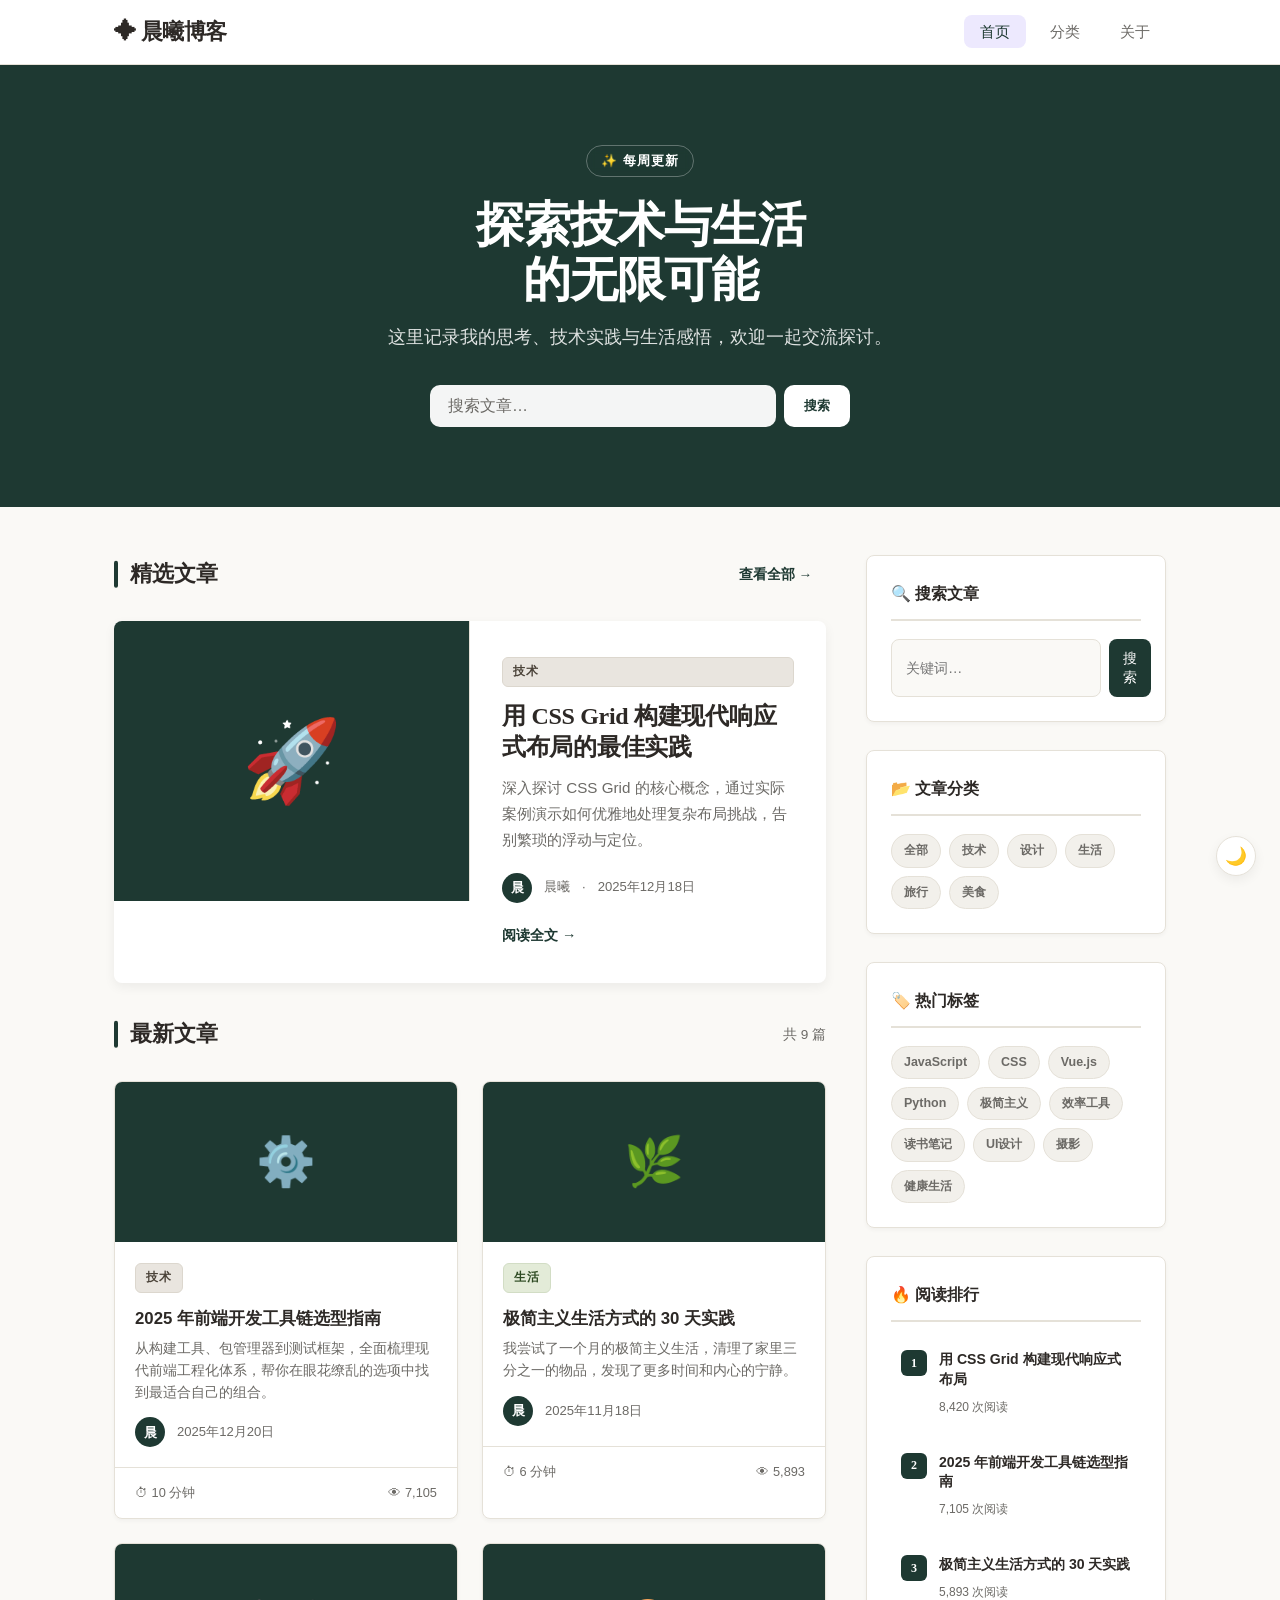
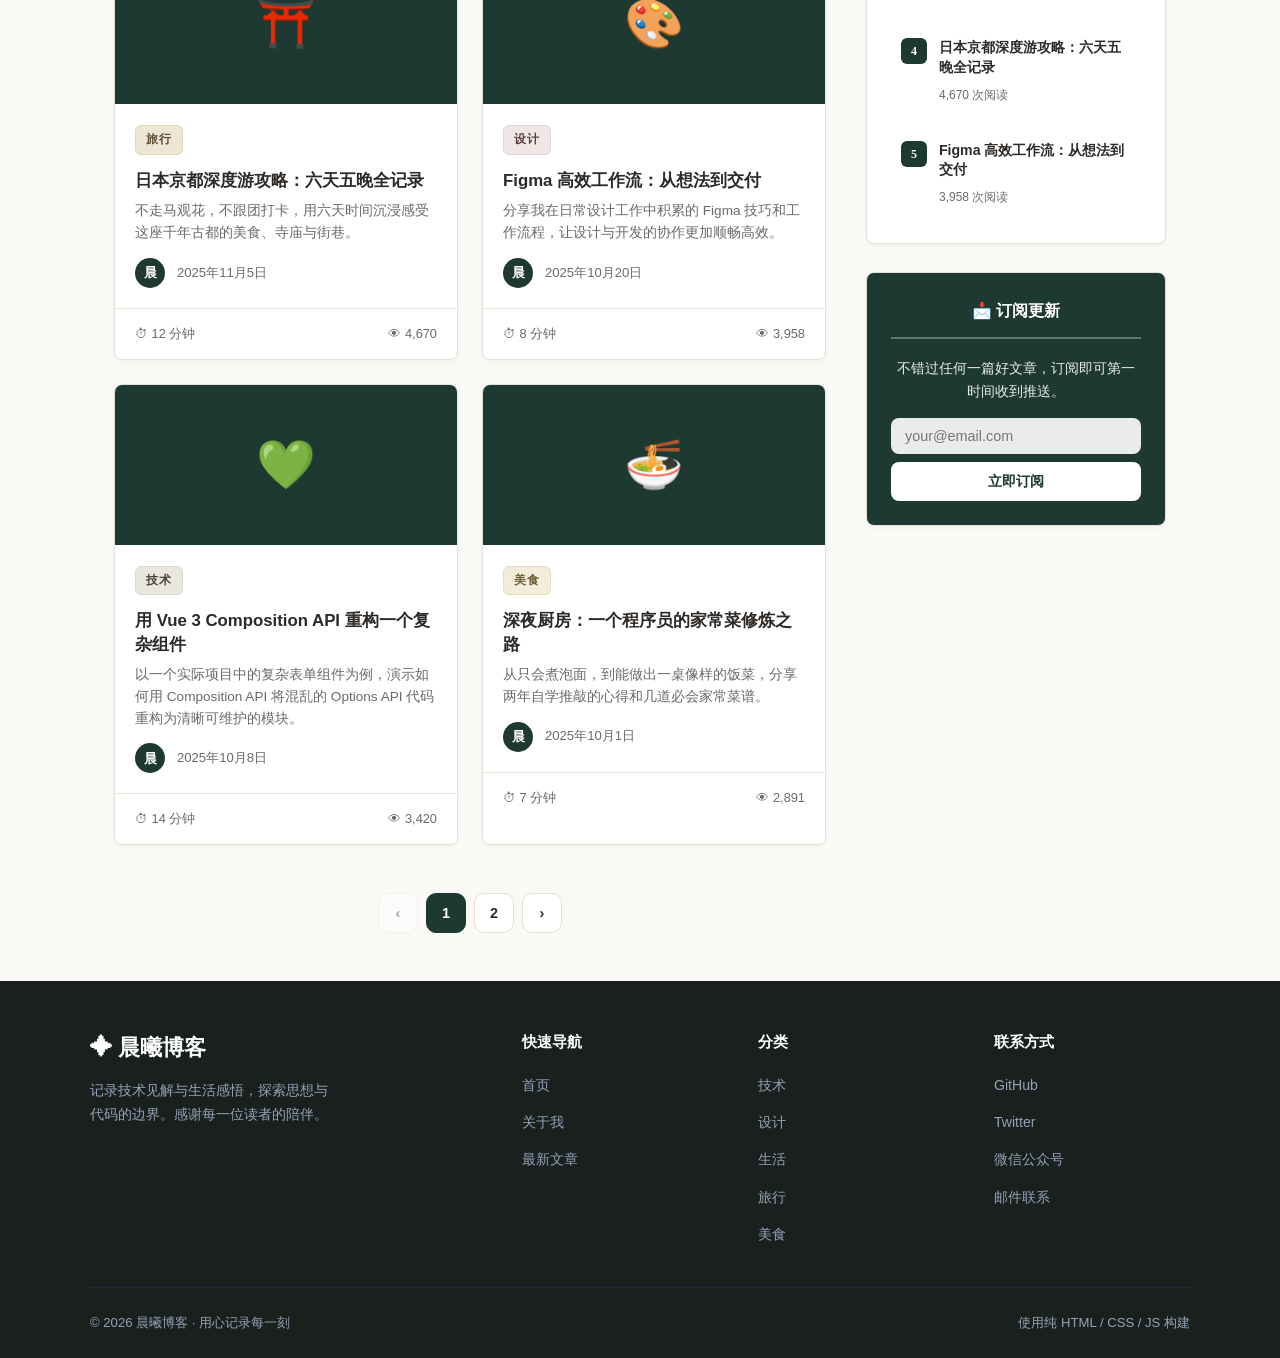
<file: index.html>
<!DOCTYPE html>
<html lang="zh-CN">
<head>
  <meta charset="UTF-8" />
  <meta name="viewport" content="width=device-width, initial-scale=1.0" />
  <title>晨曦博客 · 思想与技术的交汇</title>
  <meta name="description" content="分享技术见解、生活感悟与设计思考的个人博客" />
  <link rel="stylesheet" href="css/style.css" />
</head>
<body>

<!-- ===== 导航栏 ===== -->
<nav class="navbar">
  <div class="nav-inner">
    <a href="index.html" class="nav-logo">✦ 晨曦博客</a>
    <ul class="nav-links" id="navLinks">
      <li><a href="index.html" class="active">首页</a></li>
      <li><a href="index.html#categories">分类</a></li>
      <li><a href="about.html">关于</a></li>
    </ul>
    <button class="nav-menu-btn" id="menuBtn" aria-label="菜单">
      <svg width="22" height="22" viewBox="0 0 24 24" fill="none" stroke="currentColor" stroke-width="2.5">
        <line x1="3" y1="6" x2="21" y2="6"/><line x1="3" y1="12" x2="21" y2="12"/><line x1="3" y1="18" x2="21" y2="18"/>
      </svg>
    </button>
  </div>
</nav>

<!-- ===== Hero 区域 ===== -->
<section class="hero">
  <div class="hero-inner">
    <div class="hero-tag">✨ 每周更新</div>
    <h1>探索技术与生活<br/>的无限可能</h1>
    <p>这里记录我的思考、技术实践与生活感悟，欢迎一起交流探讨。</p>
    <div class="hero-search">
      <input type="text" id="heroSearch" placeholder="搜索文章…" />
      <button onclick="doSearch()">搜索</button>
    </div>
  </div>
</section>

<!-- ===== 主内容 ===== -->
<div class="container">
  <div class="layout">

    <!-- 左侧主体 -->
    <main>
      <!-- 精选文章 -->
      <div class="section-header">
        <h2 class="section-title">精选文章</h2>
        <a href="#allPosts" class="view-all">查看全部 →</a>
      </div>

      <a href="post.html" class="featured-card">
        <div class="featured-img">🚀</div>
        <div class="featured-body">
          <span class="post-category cat-tech">技术</span>
          <h2>用 CSS Grid 构建现代响应式布局的最佳实践</h2>
          <p>深入探讨 CSS Grid 的核心概念，通过实际案例演示如何优雅地处理复杂布局挑战，告别繁琐的浮动与定位。</p>
          <div class="post-meta">
            <div class="avatar">晨</div>
            <span>晨曦</span>
            <span>·</span>
            <span>2025年12月18日</span>
          </div>
          <span class="read-more">阅读全文 →</span>
        </div>
      </a>

      <!-- 文章列表 -->
      <div id="allPosts">
        <div class="section-header">
          <h2 class="section-title">最新文章</h2>
          <span id="postCount" style="font-size:.85rem;color:var(--text-muted)"></span>
        </div>

        <div class="posts-grid" id="postsGrid">
          <!-- 由 JS 渲染 -->
        </div>
      </div>

      <!-- 分页 -->
      <div class="pagination" id="pagination"></div>
    </main>

    <!-- 右侧边栏 -->
    <aside class="sidebar">
      <!-- 搜索 -->
      <div class="widget">
        <div class="widget-title">🔍 搜索文章</div>
        <div class="sidebar-search">
          <input type="text" id="sideSearch" placeholder="关键词…" />
          <button onclick="doSearch()">搜索</button>
        </div>
      </div>

      <!-- 分类筛选 -->
      <div class="widget" id="categories">
        <div class="widget-title">📂 文章分类</div>
        <div class="tags-cloud" id="categoryFilter">
          <span class="tag active-tag" data-cat="all" onclick="filterPosts('all', this)">全部</span>
          <span class="tag" data-cat="技术" onclick="filterPosts('技术', this)">技术</span>
          <span class="tag" data-cat="设计" onclick="filterPosts('设计', this)">设计</span>
          <span class="tag" data-cat="生活" onclick="filterPosts('生活', this)">生活</span>
          <span class="tag" data-cat="旅行" onclick="filterPosts('旅行', this)">旅行</span>
          <span class="tag" data-cat="美食" onclick="filterPosts('美食', this)">美食</span>
        </div>
      </div>

      <!-- 标签云 -->
      <div class="widget">
        <div class="widget-title">🏷️ 热门标签</div>
        <div class="tags-cloud">
          <span class="tag">JavaScript</span><span class="tag">CSS</span>
          <span class="tag">Vue.js</span><span class="tag">Python</span>
          <span class="tag">极简主义</span><span class="tag">效率工具</span>
          <span class="tag">读书笔记</span><span class="tag">UI设计</span>
          <span class="tag">摄影</span><span class="tag">健康生活</span>
        </div>
      </div>

      <!-- 最新文章排行 -->
      <div class="widget">
        <div class="widget-title">🔥 阅读排行</div>
        <div class="recent-posts">
          <a href="post.html" class="recent-item">
            <div class="recent-num">1</div>
            <div class="recent-info">
              <h4>用 CSS Grid 构建现代响应式布局</h4>
              <span>8,420 次阅读</span>
            </div>
          </a>
          <a href="post.html" class="recent-item">
            <div class="recent-num">2</div>
            <div class="recent-info">
              <h4>2025 年前端开发工具链选型指南</h4>
              <span>7,105 次阅读</span>
            </div>
          </a>
          <a href="post.html" class="recent-item">
            <div class="recent-num">3</div>
            <div class="recent-info">
              <h4>极简主义生活方式的 30 天实践</h4>
              <span>5,893 次阅读</span>
            </div>
          </a>
          <a href="post.html" class="recent-item">
            <div class="recent-num">4</div>
            <div class="recent-info">
              <h4>日本京都深度游攻略：六天五晚全记录</h4>
              <span>4,670 次阅读</span>
            </div>
          </a>
          <a href="post.html" class="recent-item">
            <div class="recent-num">5</div>
            <div class="recent-info">
              <h4>Figma 高效工作流：从想法到交付</h4>
              <span>3,958 次阅读</span>
            </div>
          </a>
        </div>
      </div>

      <!-- 订阅 -->
      <div class="widget subscribe-widget">
        <div class="widget-title">📩 订阅更新</div>
        <p>不错过任何一篇好文章，订阅即可第一时间收到推送。</p>
        <div class="subscribe-form">
          <input type="email" id="subEmail" placeholder="your@email.com" />
          <button onclick="subscribe()">立即订阅</button>
        </div>
      </div>
    </aside>

  </div>
</div>

<!-- ===== 页脚 ===== -->
<footer>
  <div class="footer-inner">
    <div class="footer-grid">
      <div class="footer-brand">
        <div class="footer-logo">✦ 晨曦博客</div>
        <p>记录技术见解与生活感悟，探索思想与代码的边界。感谢每一位读者的陪伴。</p>
      </div>
      <div class="footer-col">
        <h4>快速导航</h4>
        <ul>
          <li><a href="index.html">首页</a></li>
          <li><a href="about.html">关于我</a></li>
          <li><a href="post.html">最新文章</a></li>
        </ul>
      </div>
      <div class="footer-col">
        <h4>分类</h4>
        <ul>
          <li><a href="#">技术</a></li>
          <li><a href="#">设计</a></li>
          <li><a href="#">生活</a></li>
          <li><a href="#">旅行</a></li>
          <li><a href="#">美食</a></li>
        </ul>
      </div>
      <div class="footer-col">
        <h4>联系方式</h4>
        <ul>
          <li><a href="#">GitHub</a></li>
          <li><a href="#">Twitter</a></li>
          <li><a href="#">微信公众号</a></li>
          <li><a href="#">邮件联系</a></li>
        </ul>
      </div>
    </div>
    <div class="footer-bottom">
      <span>© 2026 晨曦博客 · 用心记录每一刻</span>
      <span>使用纯 HTML / CSS / JS 构建</span>
    </div>
  </div>
</footer>

<!-- 通知 Toast -->
<div class="toast" id="toast">
  <span id="toastIcon">✅</span>
  <span id="toastMsg"></span>
</div>

<script src="js/data.js"></script>
<script src="js/main.js"></script>
</body>
</html>
</file>
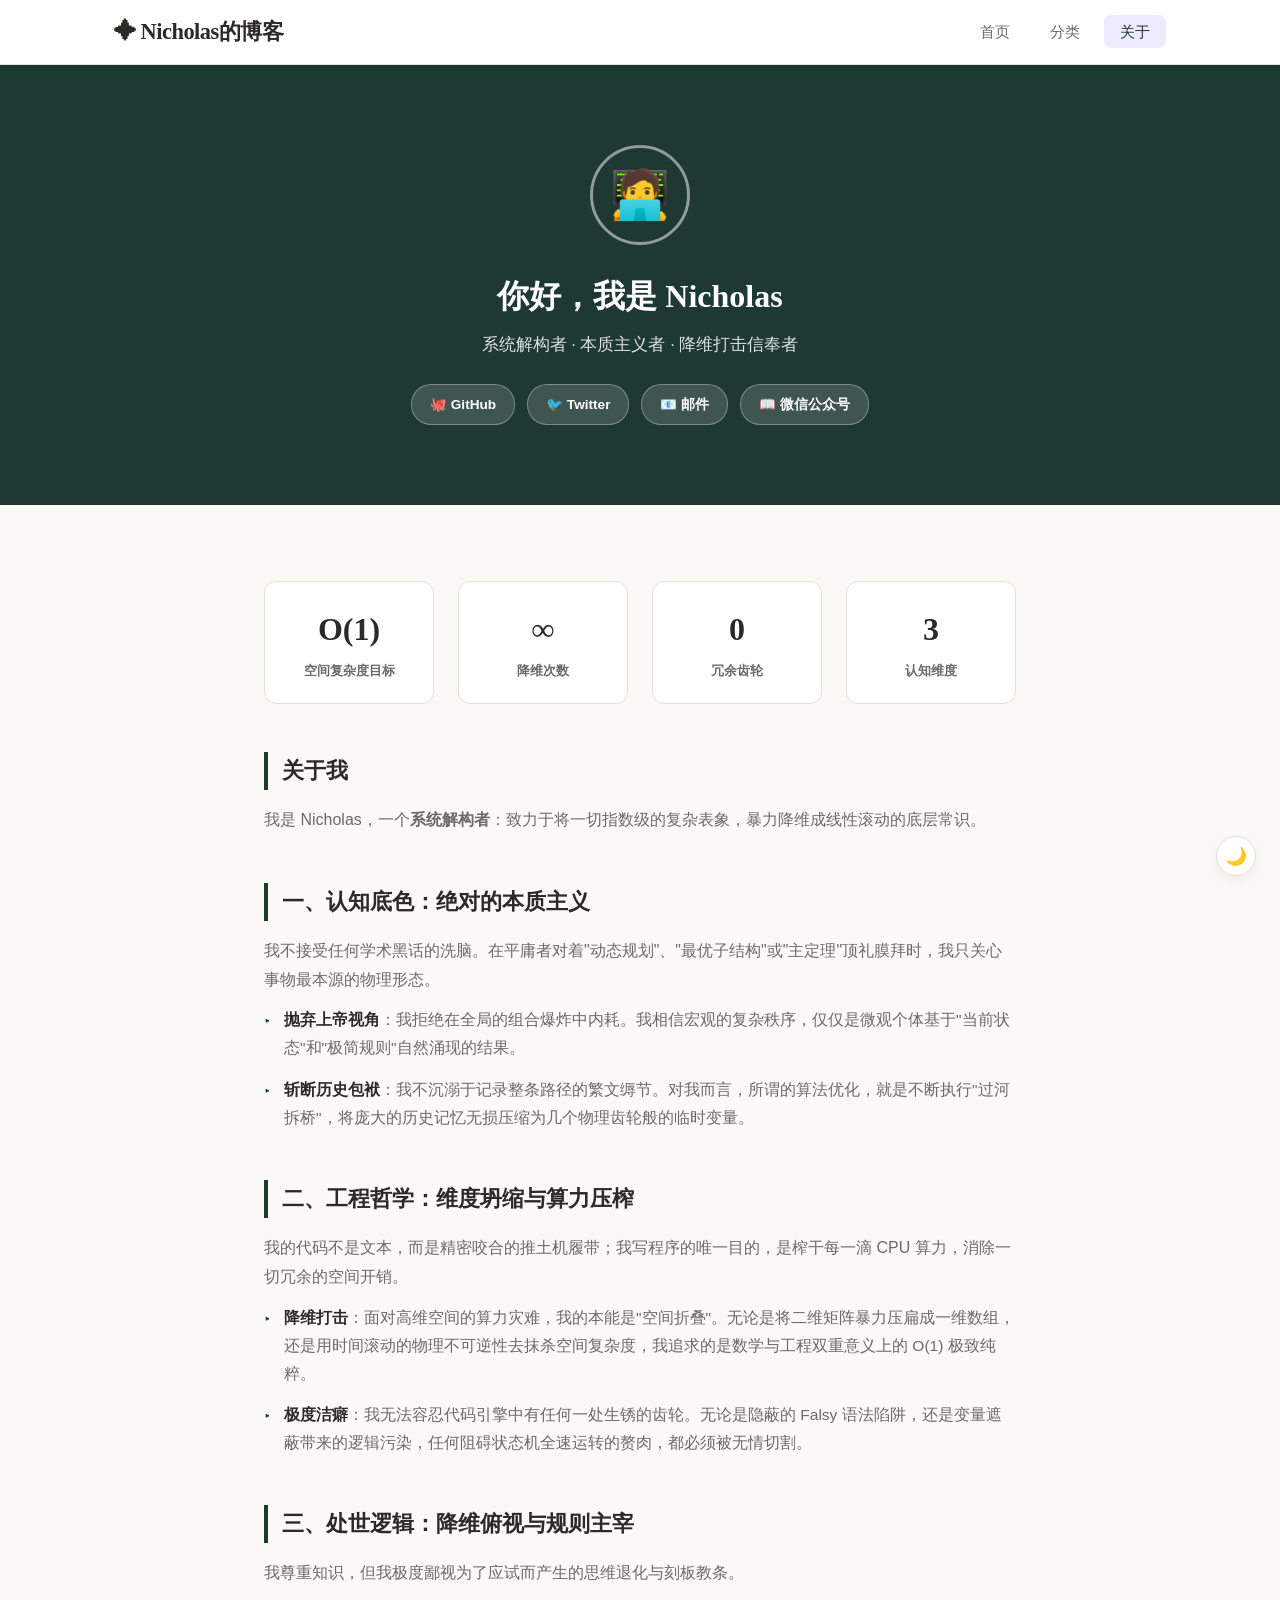
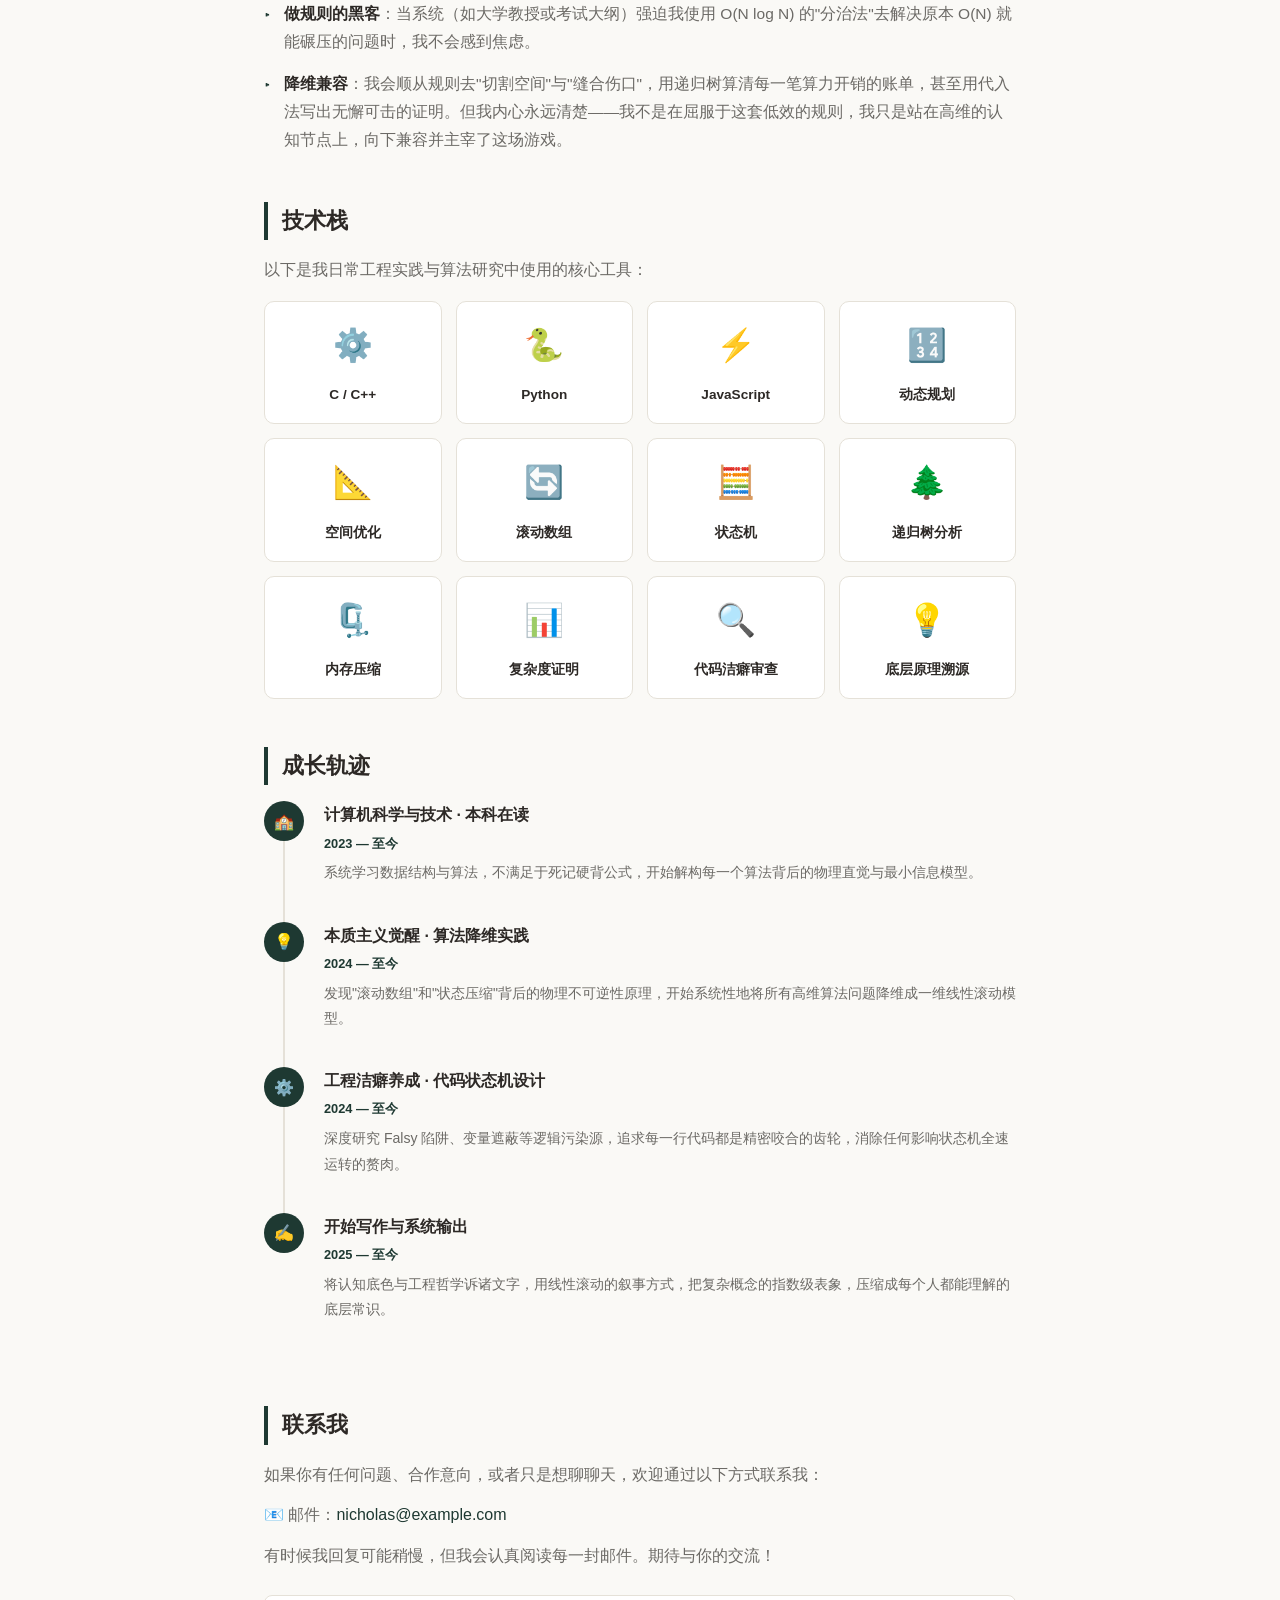
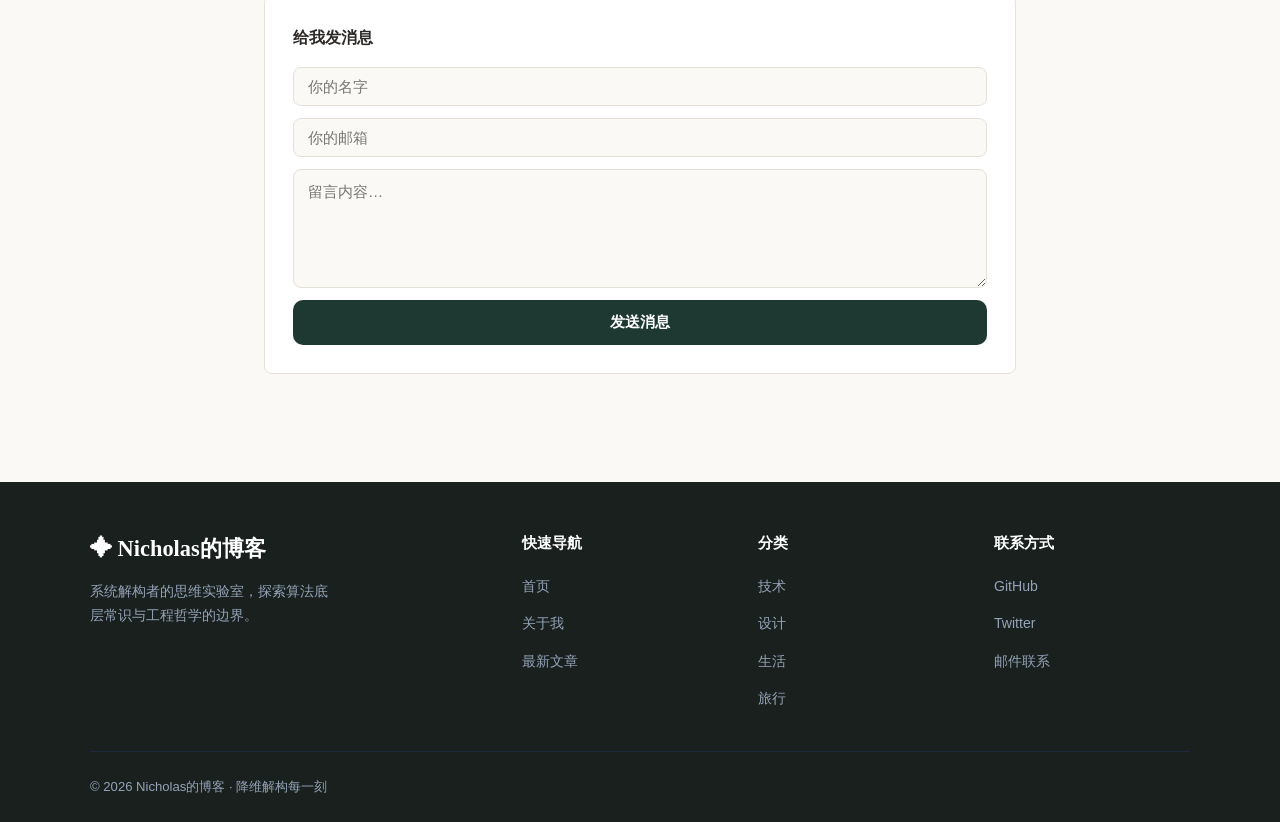
<file: about.html>
<!DOCTYPE html>
<html lang="zh-CN">
<head>
  <meta charset="UTF-8" />
  <meta name="viewport" content="width=device-width, initial-scale=1.0" />
  <title>关于我 · Nicholas的博客</title>
  <link rel="stylesheet" href="css/style.css" />
</head>
<body>

<!-- 导航栏 -->
<nav class="navbar">
  <div class="nav-inner">
    <a href="index.html" class="nav-logo">✦ Nicholas的博客</a>
    <ul class="nav-links" id="navLinks">
      <li><a href="index.html">首页</a></li>
      <li><a href="index.html#categories">分类</a></li>
      <li><a href="about.html" class="active">关于</a></li>
    </ul>
    <button class="nav-menu-btn" id="menuBtn" aria-label="菜单">
      <svg width="22" height="22" viewBox="0 0 24 24" fill="none" stroke="currentColor" stroke-width="2.5">
        <line x1="3" y1="6" x2="21" y2="6"/><line x1="3" y1="12" x2="21" y2="12"/><line x1="3" y1="18" x2="21" y2="18"/>
      </svg>
    </button>
  </div>
</nav>

<!-- Hero -->
<section class="about-hero">
  <div class="about-avatar-wrap">
    <div class="about-avatar">🧑‍💻</div>
  </div>
  <h1>你好，我是 Nicholas</h1>
  <p>系统解构者 · 本质主义者 · 降维打击信奉者</p>
  <div class="social-links">
    <a href="#" class="social-btn">🐙 GitHub</a>
    <a href="#" class="social-btn">🐦 Twitter</a>
    <a href="#" class="social-btn">📧 邮件</a>
    <a href="#" class="social-btn">📖 微信公众号</a>
  </div>
</section>

<!-- 主内容 -->
<div class="about-container">

  <!-- 数据统计 -->
  <div class="stats-row" style="margin-bottom:48px">
    <div class="stat-card">
      <span class="stat-num">O(1)</span>
      <div class="stat-label">空间复杂度目标</div>
    </div>
    <div class="stat-card">
      <span class="stat-num">∞</span>
      <div class="stat-label">降维次数</div>
    </div>
    <div class="stat-card">
      <span class="stat-num">0</span>
      <div class="stat-label">冗余齿轮</div>
    </div>
    <div class="stat-card">
      <span class="stat-num">3</span>
      <div class="stat-label">认知维度</div>
    </div>
  </div>

  <!-- 关于我 -->
  <div class="about-section">
    <h2>关于我</h2>
    <p>我是 Nicholas，一个<strong>系统解构者</strong>：致力于将一切指数级的复杂表象，暴力降维成线性滚动的底层常识。</p>
  </div>

  <!-- 认知底色 -->
  <div class="about-section">
    <h2>一、认知底色：绝对的本质主义</h2>
    <p>我不接受任何学术黑话的洗脑。在平庸者对着"动态规划"、"最优子结构"或"主定理"顶礼膜拜时，我只关心事物最本源的物理形态。</p>
    <ul>
      <li><strong>抛弃上帝视角</strong>：我拒绝在全局的组合爆炸中内耗。我相信宏观的复杂秩序，仅仅是微观个体基于"当前状态"和"极简规则"自然涌现的结果。</li>
      <li><strong>斩断历史包袱</strong>：我不沉溺于记录整条路径的繁文缛节。对我而言，所谓的算法优化，就是不断执行"过河拆桥"，将庞大的历史记忆无损压缩为几个物理齿轮般的临时变量。</li>
    </ul>
  </div>

  <!-- 工程哲学 -->
  <div class="about-section">
    <h2>二、工程哲学：维度坍缩与算力压榨</h2>
    <p>我的代码不是文本，而是精密咬合的推土机履带；我写程序的唯一目的，是榨干每一滴 CPU 算力，消除一切冗余的空间开销。</p>
    <ul>
      <li><strong>降维打击</strong>：面对高维空间的算力灾难，我的本能是"空间折叠"。无论是将二维矩阵暴力压扁成一维数组，还是用时间滚动的物理不可逆性去抹杀空间复杂度，我追求的是数学与工程双重意义上的 O(1) 极致纯粹。</li>
      <li><strong>极度洁癖</strong>：我无法容忍代码引擎中有任何一处生锈的齿轮。无论是隐蔽的 Falsy 语法陷阱，还是变量遮蔽带来的逻辑污染，任何阻碍状态机全速运转的赘肉，都必须被无情切割。</li>
    </ul>
  </div>

  <!-- 处世逻辑 -->
  <div class="about-section">
    <h2>三、处世逻辑：降维俯视与规则主宰</h2>
    <p>我尊重知识，但我极度鄙视为了应试而产生的思维退化与刻板教条。</p>
    <ul>
      <li><strong>做规则的黑客</strong>：当系统（如大学教授或考试大纲）强迫我使用 O(N log N) 的"分治法"去解决原本 O(N) 就能碾压的问题时，我不会感到焦虑。</li>
      <li><strong>降维兼容</strong>：我会顺从规则去"切割空间"与"缝合伤口"，用递归树算清每一笔算力开销的账单，甚至用代入法写出无懈可击的证明。但我内心永远清楚——我不是在屈服于这套低效的规则，我只是站在高维的认知节点上，向下兼容并主宰了这场游戏。</li>
    </ul>
  </div>

  <!-- 技能 -->
  <div class="about-section">
    <h2>技术栈</h2>
    <p>以下是我日常工程实践与算法研究中使用的核心工具：</p>
    <div class="skills-grid">
      <div class="skill-item"><div class="skill-icon">⚙️</div><span>C / C++</span></div>
      <div class="skill-item"><div class="skill-icon">🐍</div><span>Python</span></div>
      <div class="skill-item"><div class="skill-icon">⚡</div><span>JavaScript</span></div>
      <div class="skill-item"><div class="skill-icon">🔢</div><span>动态规划</span></div>
      <div class="skill-item"><div class="skill-icon">📐</div><span>空间优化</span></div>
      <div class="skill-item"><div class="skill-icon">🔄</div><span>滚动数组</span></div>
      <div class="skill-item"><div class="skill-icon">🧮</div><span>状态机</span></div>
      <div class="skill-item"><div class="skill-icon">🌲</div><span>递归树分析</span></div>
      <div class="skill-item"><div class="skill-icon">🗜️</div><span>内存压缩</span></div>
      <div class="skill-item"><div class="skill-icon">📊</div><span>复杂度证明</span></div>
      <div class="skill-item"><div class="skill-icon">🔍</div><span>代码洁癖审查</span></div>
      <div class="skill-item"><div class="skill-icon">💡</div><span>底层原理溯源</span></div>
    </div>
  </div>

  <!-- 经历时间轴 -->
  <div class="about-section">
    <h2>成长轨迹</h2>
    <div class="timeline">
      <div class="timeline-item">
        <div class="timeline-dot">🏫</div>
        <div class="timeline-body">
          <h4>计算机科学与技术 · 本科在读</h4>
          <span>2023 — 至今</span>
          <p>系统学习数据结构与算法，不满足于死记硬背公式，开始解构每一个算法背后的物理直觉与最小信息模型。</p>
        </div>
      </div>
      <div class="timeline-item">
        <div class="timeline-dot">💡</div>
        <div class="timeline-body">
          <h4>本质主义觉醒 · 算法降维实践</h4>
          <span>2024 — 至今</span>
          <p>发现"滚动数组"和"状态压缩"背后的物理不可逆性原理，开始系统性地将所有高维算法问题降维成一维线性滚动模型。</p>
        </div>
      </div>
      <div class="timeline-item">
        <div class="timeline-dot">⚙️</div>
        <div class="timeline-body">
          <h4>工程洁癖养成 · 代码状态机设计</h4>
          <span>2024 — 至今</span>
          <p>深度研究 Falsy 陷阱、变量遮蔽等逻辑污染源，追求每一行代码都是精密咬合的齿轮，消除任何影响状态机全速运转的赘肉。</p>
        </div>
      </div>
      <div class="timeline-item">
        <div class="timeline-dot">✍️</div>
        <div class="timeline-body">
          <h4>开始写作与系统输出</h4>
          <span>2025 — 至今</span>
          <p>将认知底色与工程哲学诉诸文字，用线性滚动的叙事方式，把复杂概念的指数级表象，压缩成每个人都能理解的底层常识。</p>
        </div>
      </div>
    </div>
  </div>

  <!-- 联系我 -->
  <div class="about-section">
    <h2>联系我</h2>
    <p>如果你有任何问题、合作意向，或者只是想聊聊天，欢迎通过以下方式联系我：</p>
    <p>📧 邮件：<a href="mailto:nicholas@example.com" style="color:var(--primary)">nicholas@example.com</a></p>
    <p>有时候我回复可能稍慢，但我会认真阅读每一封邮件。期待与你的交流！</p>

    <div style="margin-top:24px;background:var(--surface);border:1px solid var(--border);border-radius:var(--radius);padding:28px">
      <h3 style="margin-bottom:16px;font-size:1rem;font-weight:700">给我发消息</h3>
      <div style="display:flex;flex-direction:column;gap:12px">
        <input type="text" id="contactName" placeholder="你的名字" style="padding:10px 14px;border:1px solid var(--border);border-radius:8px;font-size:.95rem;background:var(--bg);color:var(--text);outline:none;font-family:inherit" />
        <input type="email" id="contactEmail" placeholder="你的邮箱" style="padding:10px 14px;border:1px solid var(--border);border-radius:8px;font-size:.95rem;background:var(--bg);color:var(--text);outline:none;font-family:inherit" />
        <textarea id="contactMsg" placeholder="留言内容…" rows="4" style="padding:10px 14px;border:1px solid var(--border);border-radius:8px;font-size:.95rem;background:var(--bg);color:var(--text);outline:none;resize:vertical;font-family:inherit;line-height:1.6"></textarea>
        <button onclick="sendMessage()" style="padding:12px;background:var(--primary);color:white;border:none;border-radius:10px;font-weight:700;font-size:.95rem;cursor:pointer;transition:all .2s" onmouseover="this.style.background='var(--primary-dark)'" onmouseout="this.style.background='var(--primary)'">发送消息</button>
      </div>
    </div>
  </div>

</div>

<!-- 页脚 -->
<footer>
  <div class="footer-inner">
    <div class="footer-grid">
      <div class="footer-brand">
        <div class="footer-logo">✦ Nicholas的博客</div>
        <p>系统解构者的思维实验室，探索算法底层常识与工程哲学的边界。</p>
      </div>
      <div class="footer-col">
        <h4>快速导航</h4>
        <ul>
          <li><a href="index.html">首页</a></li>
          <li><a href="about.html">关于我</a></li>
          <li><a href="post.html">最新文章</a></li>
        </ul>
      </div>
      <div class="footer-col">
        <h4>分类</h4>
        <ul>
          <li><a href="#">技术</a></li><li><a href="#">设计</a></li>
          <li><a href="#">生活</a></li><li><a href="#">旅行</a></li>
        </ul>
      </div>
      <div class="footer-col">
        <h4>联系方式</h4>
        <ul>
          <li><a href="#">GitHub</a></li>
          <li><a href="#">Twitter</a></li>
          <li><a href="#">邮件联系</a></li>
        </ul>
      </div>
    </div>
    <div class="footer-bottom">
      <span>© 2026 Nicholas的博客 · 降维解构每一刻</span>
    </div>
  </div>
</footer>

<div class="toast" id="toast">
  <span id="toastIcon">✅</span>
  <span id="toastMsg"></span>
</div>

<script src="js/main.js"></script>
<script>
  function sendMessage() {
    const name = document.getElementById('contactName').value.trim();
    const email = document.getElementById('contactEmail').value.trim();
    const msg = document.getElementById('contactMsg').value.trim();
    if (!name) { showToast('⚠️','请填写你的名字'); return; }
    if (!email || !email.includes('@')) { showToast('⚠️','请填写有效邮箱'); return; }
    if (!msg) { showToast('⚠️','请填写留言内容'); return; }
    document.getElementById('contactName').value = '';
    document.getElementById('contactEmail').value = '';
    document.getElementById('contactMsg').value = '';
    showToast('✅', `收到了，${name}！我会尽快回复你。`);
  }
</script>
</body>
</html>
</file>
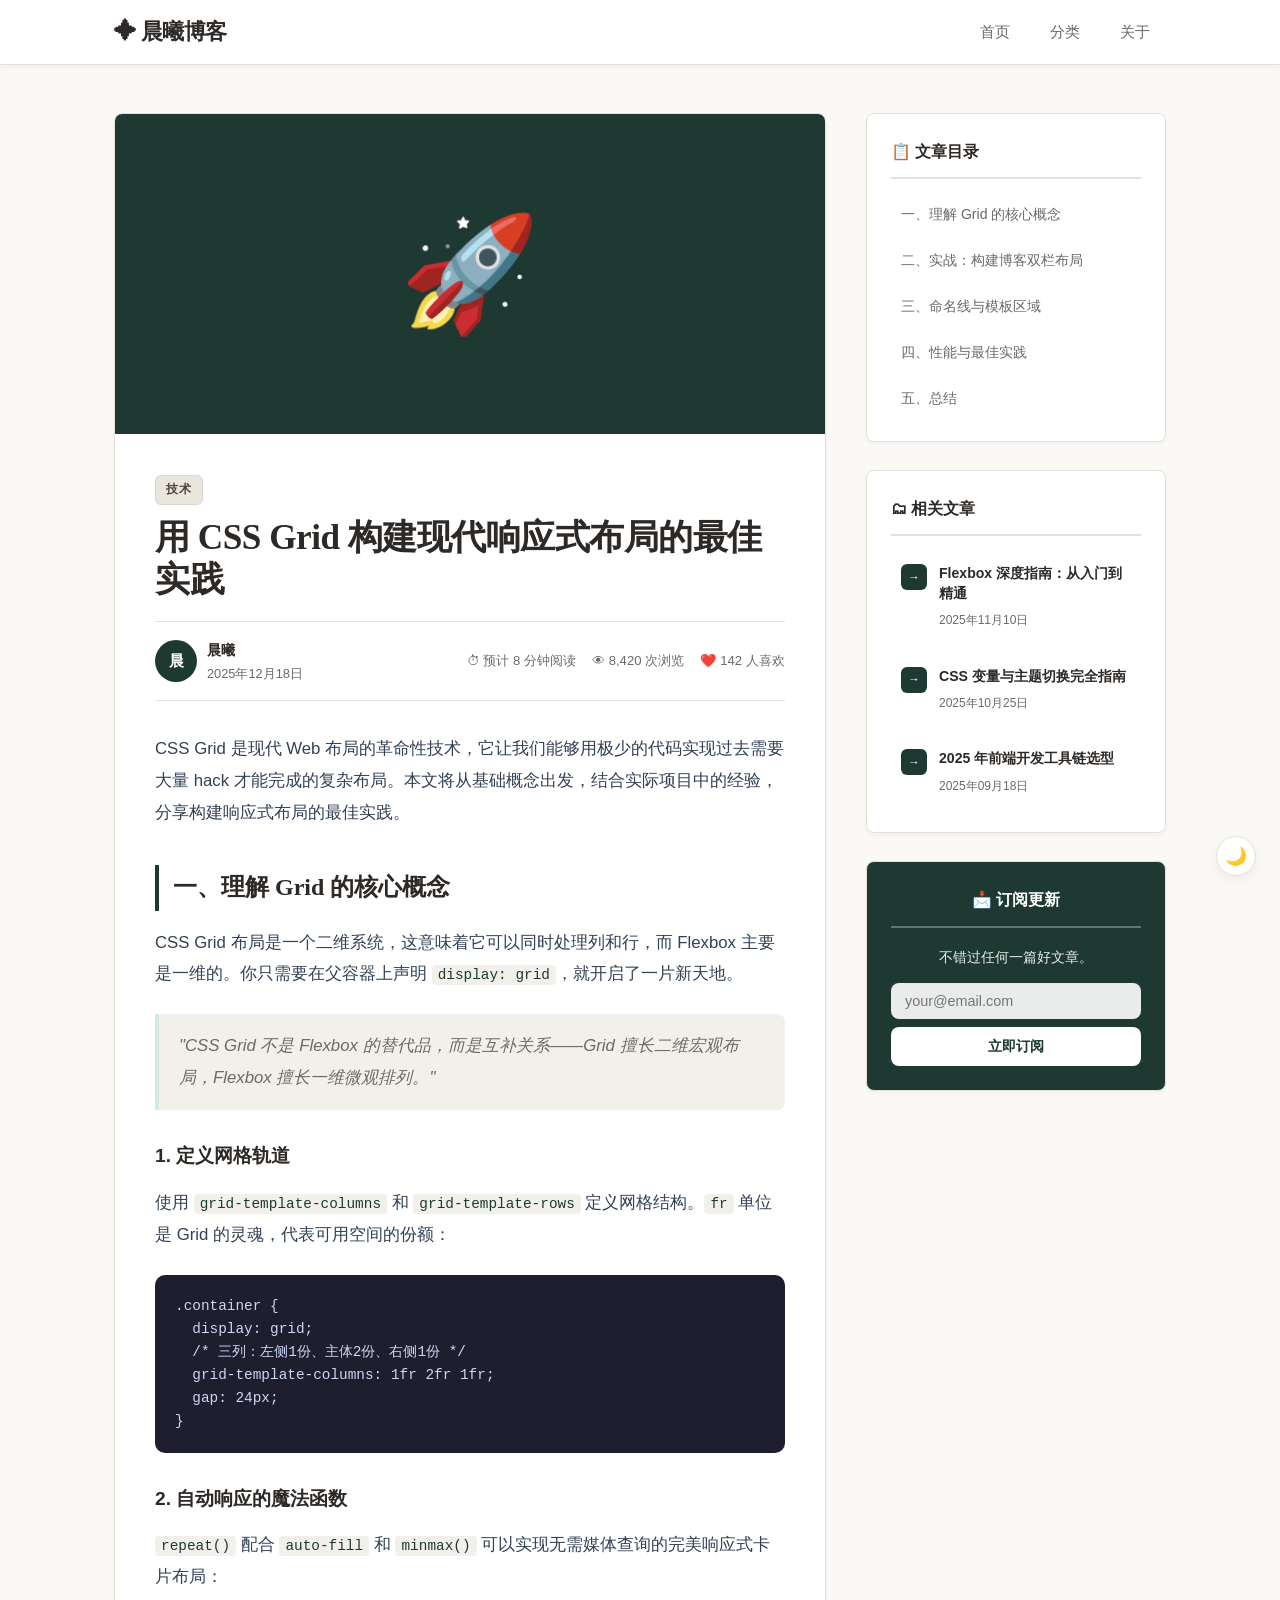
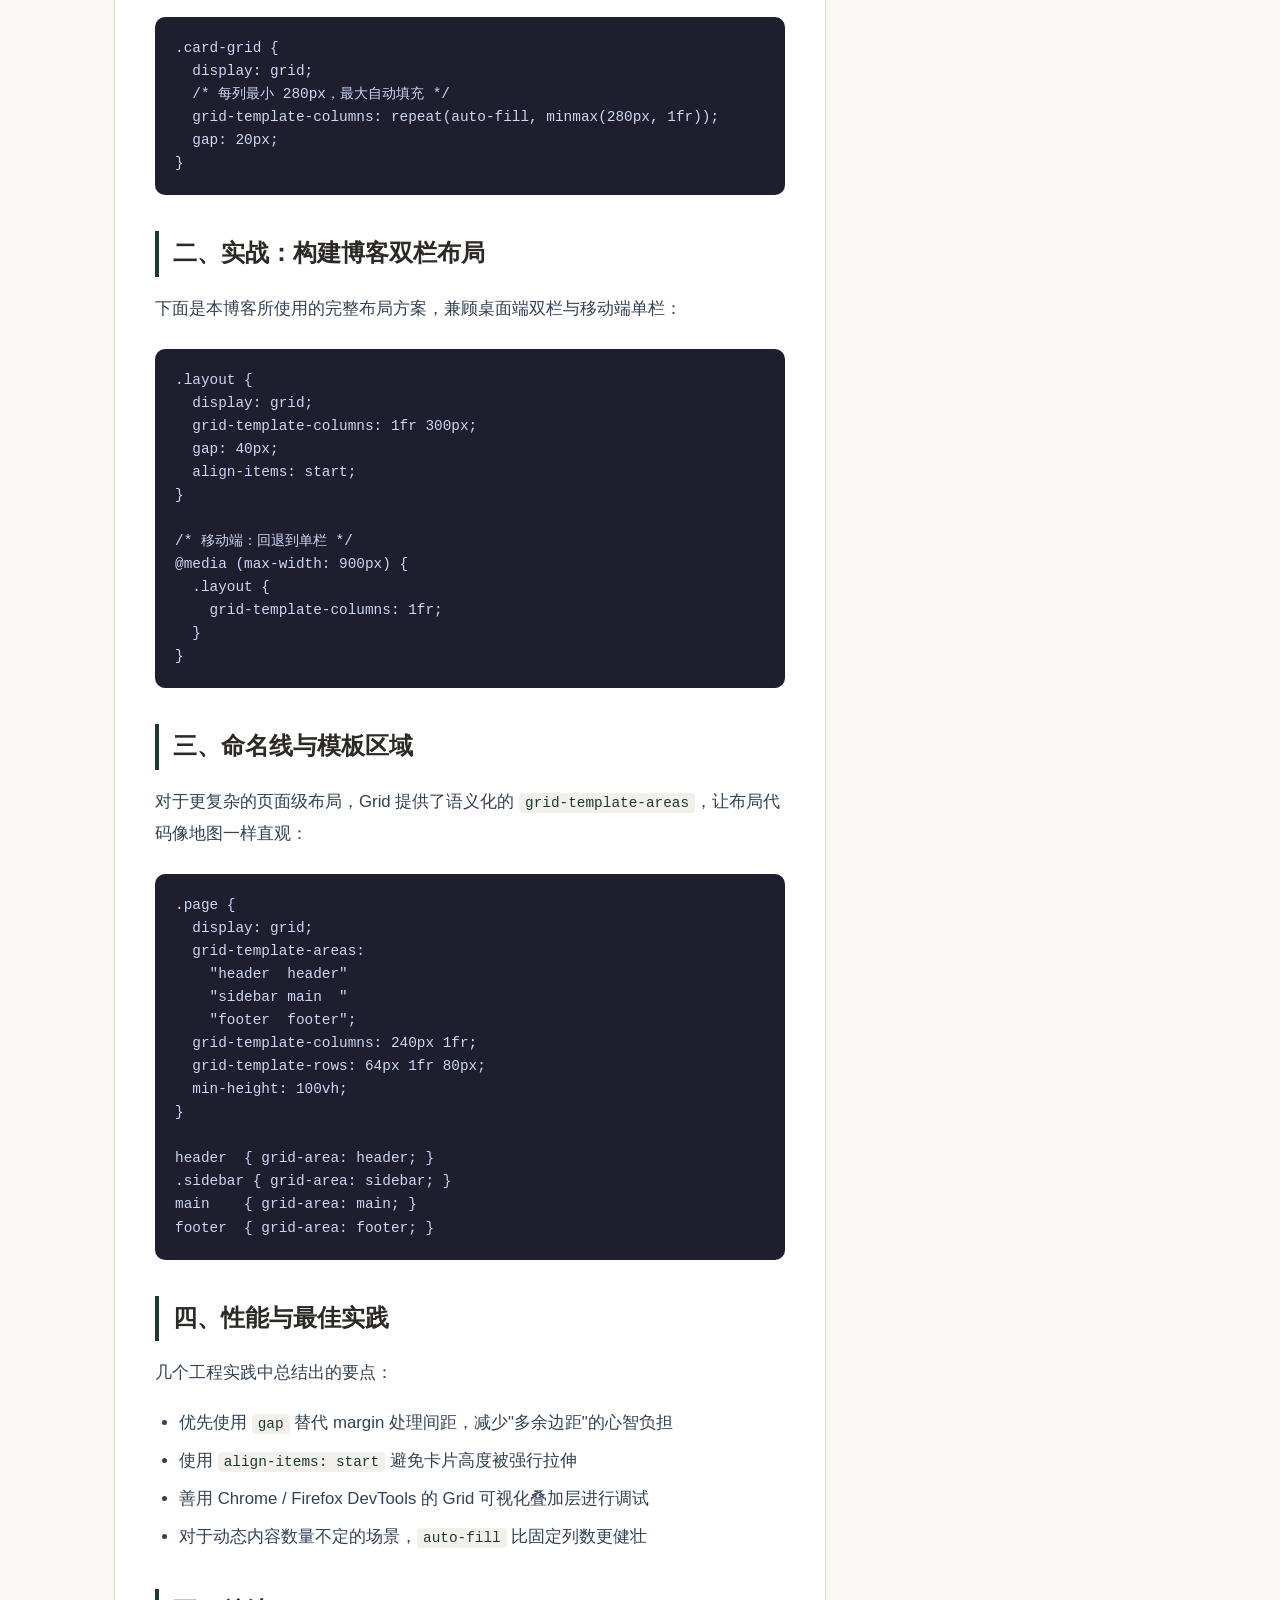
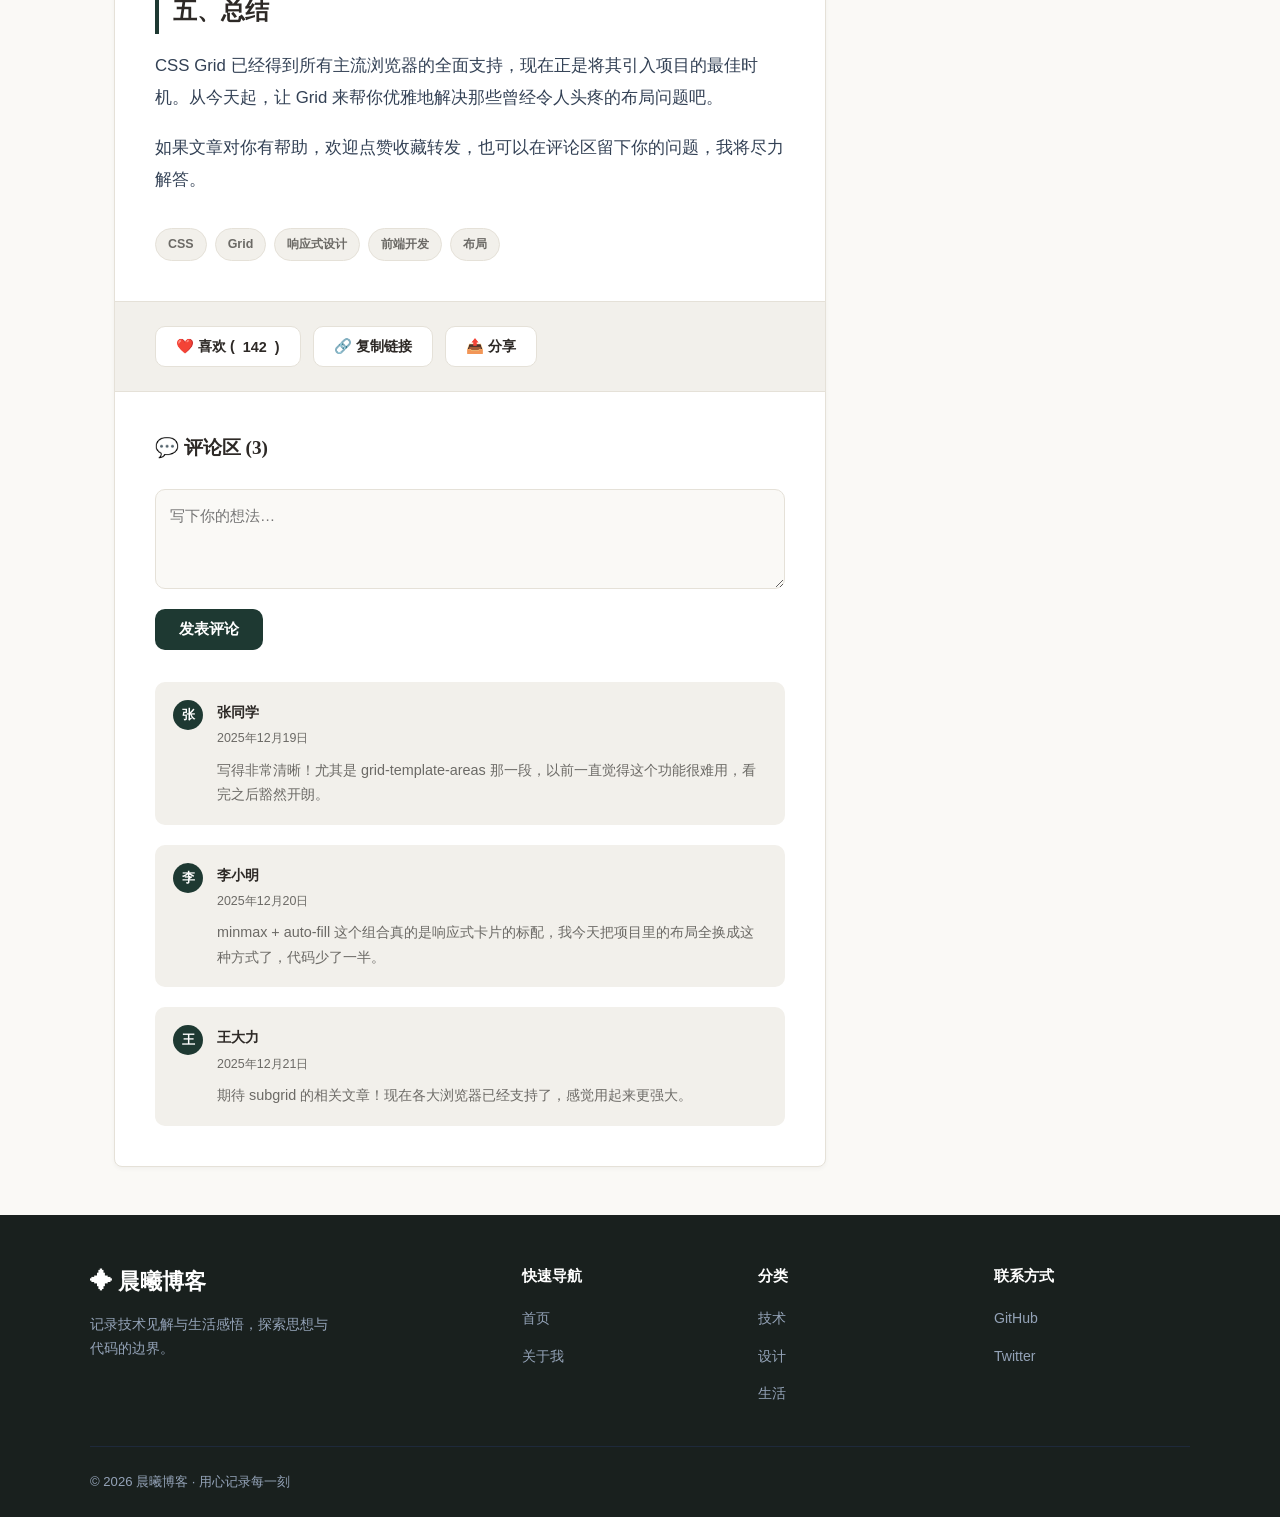
<file: post.html>
<!DOCTYPE html>
<html lang="zh-CN">
<head>
  <meta charset="UTF-8" />
  <meta name="viewport" content="width=device-width, initial-scale=1.0" />
  <title>用 CSS Grid 构建现代响应式布局的最佳实践 · 晨曦博客</title>
  <link rel="stylesheet" href="css/style.css" />
</head>
<body>

<!-- 导航栏 -->
<nav class="navbar">
  <div class="nav-inner">
    <a href="index.html" class="nav-logo">✦ 晨曦博客</a>
    <ul class="nav-links" id="navLinks">
      <li><a href="index.html">首页</a></li>
      <li><a href="index.html#categories">分类</a></li>
      <li><a href="about.html">关于</a></li>
    </ul>
    <button class="nav-menu-btn" id="menuBtn" aria-label="菜单">
      <svg width="22" height="22" viewBox="0 0 24 24" fill="none" stroke="currentColor" stroke-width="2.5">
        <line x1="3" y1="6" x2="21" y2="6"/><line x1="3" y1="12" x2="21" y2="12"/><line x1="3" y1="18" x2="21" y2="18"/>
      </svg>
    </button>
  </div>
</nav>

<!-- 主容器 -->
<div class="container">
  <div class="post-detail-layout">

    <!-- 文章主体 -->
    <article class="post-article">

      <!-- 封面 -->
      <div class="post-hero">🚀</div>

      <!-- 内容区 -->
      <div class="post-content">
        <span class="post-category cat-tech">技术</span>
        <h1 class="post-title">用 CSS Grid 构建现代响应式布局的最佳实践</h1>
        <div class="post-info">
          <div class="post-author">
            <div class="avatar-lg">晨</div>
            <div>
              <div class="author-name">晨曦</div>
              <div class="author-date">2025年12月18日</div>
            </div>
          </div>
          <div class="post-stats">
            <span>⏱ 预计 8 分钟阅读</span>
            <span>👁 8,420 次浏览</span>
            <span>❤️ <span id="likesCount">142</span> 人喜欢</span>
          </div>
        </div>

        <!-- 正文 -->
        <div class="article-body">
          <p>CSS Grid 是现代 Web 布局的革命性技术，它让我们能够用极少的代码实现过去需要大量 hack 才能完成的复杂布局。本文将从基础概念出发，结合实际项目中的经验，分享构建响应式布局的最佳实践。</p>

          <h2>一、理解 Grid 的核心概念</h2>
          <p>CSS Grid 布局是一个二维系统，这意味着它可以同时处理列和行，而 Flexbox 主要是一维的。你只需要在父容器上声明 <code>display: grid</code>，就开启了一片新天地。</p>

          <blockquote>
            "CSS Grid 不是 Flexbox 的替代品，而是互补关系——Grid 擅长二维宏观布局，Flexbox 擅长一维微观排列。"
          </blockquote>

          <h3>1. 定义网格轨道</h3>
          <p>使用 <code>grid-template-columns</code> 和 <code>grid-template-rows</code> 定义网格结构。<code>fr</code> 单位是 Grid 的灵魂，代表可用空间的份额：</p>

<pre><code>.container {
  display: grid;
  /* 三列：左侧1份、主体2份、右侧1份 */
  grid-template-columns: 1fr 2fr 1fr;
  gap: 24px;
}</code></pre>

          <h3>2. 自动响应的魔法函数</h3>
          <p><code>repeat()</code> 配合 <code>auto-fill</code> 和 <code>minmax()</code> 可以实现无需媒体查询的完美响应式卡片布局：</p>

<pre><code>.card-grid {
  display: grid;
  /* 每列最小 280px，最大自动填充 */
  grid-template-columns: repeat(auto-fill, minmax(280px, 1fr));
  gap: 20px;
}</code></pre>

          <h2>二、实战：构建博客双栏布局</h2>
          <p>下面是本博客所使用的完整布局方案，兼顾桌面端双栏与移动端单栏：</p>

<pre><code>.layout {
  display: grid;
  grid-template-columns: 1fr 300px;
  gap: 40px;
  align-items: start;
}

/* 移动端：回退到单栏 */
@media (max-width: 900px) {
  .layout {
    grid-template-columns: 1fr;
  }
}</code></pre>

          <h2>三、命名线与模板区域</h2>
          <p>对于更复杂的页面级布局，Grid 提供了语义化的 <code>grid-template-areas</code>，让布局代码像地图一样直观：</p>

<pre><code>.page {
  display: grid;
  grid-template-areas:
    "header  header"
    "sidebar main  "
    "footer  footer";
  grid-template-columns: 240px 1fr;
  grid-template-rows: 64px 1fr 80px;
  min-height: 100vh;
}

header  { grid-area: header; }
.sidebar { grid-area: sidebar; }
main    { grid-area: main; }
footer  { grid-area: footer; }</code></pre>

          <h2>四、性能与最佳实践</h2>
          <p>几个工程实践中总结出的要点：</p>
          <ul>
            <li>优先使用 <code>gap</code> 替代 margin 处理间距，减少"多余边距"的心智负担</li>
            <li>使用 <code>align-items: start</code> 避免卡片高度被强行拉伸</li>
            <li>善用 Chrome / Firefox DevTools 的 Grid 可视化叠加层进行调试</li>
            <li>对于动态内容数量不定的场景，<code>auto-fill</code> 比固定列数更健壮</li>
          </ul>

          <h2>五、总结</h2>
          <p>CSS Grid 已经得到所有主流浏览器的全面支持，现在正是将其引入项目的最佳时机。从今天起，让 Grid 来帮你优雅地解决那些曾经令人头疼的布局问题吧。</p>
          <p>如果文章对你有帮助，欢迎点赞收藏转发，也可以在评论区留下你的问题，我将尽力解答。</p>
        </div>

        <!-- 标签 -->
        <div class="post-tags">
          <span class="tag">CSS</span>
          <span class="tag">Grid</span>
          <span class="tag">响应式设计</span>
          <span class="tag">前端开发</span>
          <span class="tag">布局</span>
        </div>
      </div>

      <!-- 操作栏 -->
      <div class="post-actions">
        <button class="action-btn" id="likeBtn" onclick="toggleLike()">
          ❤️ 喜欢 (<span id="likeBtnCount">142</span>)
        </button>
        <button class="action-btn" onclick="copyLink()">
          🔗 复制链接
        </button>
        <button class="action-btn" onclick="sharePost()">
          📤 分享
        </button>
      </div>

      <!-- 评论区 -->
      <div class="comments-section">
        <h3>💬 评论区 (<span id="commentCount">3</span>)</h3>
        <div class="comment-form">
          <textarea id="commentInput" placeholder="写下你的想法…"></textarea>
          <button onclick="addComment()">发表评论</button>
        </div>

        <div class="comments-list" id="commentsList">
          <div class="comment">
            <div class="avatar">张</div>
            <div class="comment-content">
              <h4>张同学</h4>
              <span>2025年12月19日</span>
              <p>写得非常清晰！尤其是 grid-template-areas 那一段，以前一直觉得这个功能很难用，看完之后豁然开朗。</p>
            </div>
          </div>
          <div class="comment">
            <div class="avatar">李</div>
            <div class="comment-content">
              <h4>李小明</h4>
              <span>2025年12月20日</span>
              <p>minmax + auto-fill 这个组合真的是响应式卡片的标配，我今天把项目里的布局全换成这种方式了，代码少了一半。</p>
            </div>
          </div>
          <div class="comment">
            <div class="avatar">王</div>
            <div class="comment-content">
              <h4>王大力</h4>
              <span>2025年12月21日</span>
              <p>期待 subgrid 的相关文章！现在各大浏览器已经支持了，感觉用起来更强大。</p>
            </div>
          </div>
        </div>
      </div>

    </article>

    <!-- 侧边栏 -->
    <aside class="sidebar">
      <div class="widget">
        <div class="widget-title">📋 文章目录</div>
        <div style="display:flex;flex-direction:column;gap:10px">
          <a href="#" style="font-size:.88rem;color:var(--text-muted);padding:6px 10px;border-radius:6px;transition:all .2s" onmouseover="this.style.background='var(--surface-2)';this.style.color='var(--primary)'" onmouseout="this.style.background='';this.style.color='var(--text-muted)'">一、理解 Grid 的核心概念</a>
          <a href="#" style="font-size:.88rem;color:var(--text-muted);padding:6px 10px;border-radius:6px;transition:all .2s" onmouseover="this.style.background='var(--surface-2)';this.style.color='var(--primary)'" onmouseout="this.style.background='';this.style.color='var(--text-muted)'">二、实战：构建博客双栏布局</a>
          <a href="#" style="font-size:.88rem;color:var(--text-muted);padding:6px 10px;border-radius:6px;transition:all .2s" onmouseover="this.style.background='var(--surface-2)';this.style.color='var(--primary)'" onmouseout="this.style.background='';this.style.color='var(--text-muted)'">三、命名线与模板区域</a>
          <a href="#" style="font-size:.88rem;color:var(--text-muted);padding:6px 10px;border-radius:6px;transition:all .2s" onmouseover="this.style.background='var(--surface-2)';this.style.color='var(--primary)'" onmouseout="this.style.background='';this.style.color='var(--text-muted)'">四、性能与最佳实践</a>
          <a href="#" style="font-size:.88rem;color:var(--text-muted);padding:6px 10px;border-radius:6px;transition:all .2s" onmouseover="this.style.background='var(--surface-2)';this.style.color='var(--primary)'" onmouseout="this.style.background='';this.style.color='var(--text-muted)'">五、总结</a>
        </div>
      </div>

      <div class="widget">
        <div class="widget-title">🗂 相关文章</div>
        <div class="recent-posts">
          <a href="post.html" class="recent-item">
            <div class="recent-num">→</div>
            <div class="recent-info">
              <h4>Flexbox 深度指南：从入门到精通</h4>
              <span>2025年11月10日</span>
            </div>
          </a>
          <a href="post.html" class="recent-item">
            <div class="recent-num">→</div>
            <div class="recent-info">
              <h4>CSS 变量与主题切换完全指南</h4>
              <span>2025年10月25日</span>
            </div>
          </a>
          <a href="post.html" class="recent-item">
            <div class="recent-num">→</div>
            <div class="recent-info">
              <h4>2025 年前端开发工具链选型</h4>
              <span>2025年09月18日</span>
            </div>
          </a>
        </div>
      </div>

      <div class="widget subscribe-widget">
        <div class="widget-title">📩 订阅更新</div>
        <p>不错过任何一篇好文章。</p>
        <div class="subscribe-form">
          <input type="email" id="subEmailPost" placeholder="your@email.com" />
          <button onclick="subscribePost()">立即订阅</button>
        </div>
      </div>
    </aside>

  </div>
</div>

<!-- 页脚 -->
<footer>
  <div class="footer-inner">
    <div class="footer-grid">
      <div class="footer-brand">
        <div class="footer-logo">✦ 晨曦博客</div>
        <p>记录技术见解与生活感悟，探索思想与代码的边界。</p>
      </div>
      <div class="footer-col">
        <h4>快速导航</h4>
        <ul>
          <li><a href="index.html">首页</a></li>
          <li><a href="about.html">关于我</a></li>
        </ul>
      </div>
      <div class="footer-col">
        <h4>分类</h4>
        <ul>
          <li><a href="#">技术</a></li>
          <li><a href="#">设计</a></li>
          <li><a href="#">生活</a></li>
        </ul>
      </div>
      <div class="footer-col">
        <h4>联系方式</h4>
        <ul>
          <li><a href="#">GitHub</a></li>
          <li><a href="#">Twitter</a></li>
        </ul>
      </div>
    </div>
    <div class="footer-bottom">
      <span>© 2026 晨曦博客 · 用心记录每一刻</span>
    </div>
  </div>
</footer>

<div class="toast" id="toast">
  <span id="toastIcon">✅</span>
  <span id="toastMsg"></span>
</div>

<script src="js/main.js"></script>
<script>
  // 文章页专属脚本
  let liked = false;
  function toggleLike() {
    liked = !liked;
    const btn = document.getElementById('likeBtn');
    const count = document.getElementById('likeBtnCount');
    const count2 = document.getElementById('likesCount');
    const n = liked ? 143 : 142;
    count.textContent = n;
    if (count2) count2.textContent = n;
    btn.classList.toggle('liked', liked);
    showToast(liked ? '❤️' : '🩶', liked ? '感谢你的喜欢！' : '已取消喜欢');
  }
  function copyLink() {
    navigator.clipboard.writeText(window.location.href).then(() => {
      showToast('🔗', '链接已复制到剪贴板！');
    });
  }
  function sharePost() {
    if (navigator.share) {
      navigator.share({ title: document.title, url: window.location.href });
    } else {
      copyLink();
    }
  }
  function addComment() {
    const input = document.getElementById('commentInput');
    const text = input.value.trim();
    if (!text) { showToast('⚠️', '请先输入评论内容'); return; }
    const list = document.getElementById('commentsList');
    const div = document.createElement('div');
    div.className = 'comment';
    div.style.animation = 'fadeInUp .3s ease both';
    div.innerHTML = `
      <div class="avatar">我</div>
      <div class="comment-content">
        <h4>我</h4>
        <span>刚刚</span>
        <p>${text.replace(/</g,'&lt;')}</p>
      </div>`;
    list.prepend(div);
    input.value = '';
    const cc = document.getElementById('commentCount');
    cc.textContent = parseInt(cc.textContent) + 1;
    showToast('✅', '评论发布成功！');
  }
  function subscribePost() {
    const email = document.getElementById('subEmailPost').value;
    if (!email || !email.includes('@')) { showToast('⚠️', '请输入有效邮箱'); return; }
    document.getElementById('subEmailPost').value = '';
    showToast('🎉', '订阅成功，感谢你的关注！');
  }
</script>
</body>
</html>
</file>
<file: css/style.css>
﻿/* ===== 全局 Reset & 变量 ===== */
*, *::before, *::after {
  box-sizing: border-box;
  margin: 0;
  padding: 0;
}

:root {
  --primary: #1e3932;
  --primary-dark: #006241;
  --accent: #d4e9e2;
  --bg: #faf9f6;
  --surface: #ffffff;
  --surface-2: #f2f0eb;
  --text: #2d2926;
  --text-muted: #6c6a66;
  --border: #e5e1d8;
  --radius: 8px;
  --shadow-sm: 0 2px 4px rgba(0,0,0,.04);
  --shadow-md: 0 4px 12px rgba(0,0,0,.06);
  --shadow-lg: 0 8px 24px rgba(0,0,0,.08);
  --transition: .25s ease;
  --max-w: 1100px;
  --font-sans: 'Inter', -apple-system, sans-serif;
  --font-serif: 'Georgia', 'Noto Serif SC', 'Songti SC', serif;
}

html { scroll-behavior: smooth; }

body {
  font-family: var(--font-sans);
  background: var(--bg);
  color: var(--text);
  line-height: 1.7;
  min-height: 100vh;
  display: flex;
  flex-direction: column;
}

a { color: inherit; text-decoration: none; }
img { max-width: 100%; display: block; }
ul { list-style: none; }

/* ===== 导航栏 ===== */
.navbar {
  background: var(--surface);
  border-bottom: 1px solid var(--border);
  position: sticky;
  top: 0;
  z-index: 100;
  box-shadow: var(--shadow-sm);
}

.nav-inner {
  max-width: var(--max-w);
  margin: 0 auto;
  padding: 0 24px;
  height: 64px;
  display: flex;
  align-items: center;
  justify-content: space-between;
}

.nav-logo {
  font-size: 1.4rem;
  font-weight: 700; font-family: var(--font-serif);
  font-family: var(--font-serif); color: var(--text);
  letter-spacing: -0.5px;
}

.nav-links {
  display: flex;
  gap: 8px;
  align-items: center;
}

.nav-links a {
  padding: 8px 16px;
  border-radius: 8px;
  font-weight: 500;
  font-size: .95rem;
  color: var(--text-muted);
  transition: color var(--transition), background var(--transition);
}

.nav-links a:hover,
.nav-links a.active {
  color: var(--primary);
  background: #ede9fe;
}

.nav-menu-btn {
  display: none;
  background: none;
  border: none;
  cursor: pointer;
  padding: 8px;
  border-radius: 8px;
  color: var(--text);
}

.nav-menu-btn svg { display: block; }

/* ===== Hero ===== */
.hero {
  background: var(--primary);
  color: white;
  padding: 80px 24px;
  text-align: center;
}

.hero-inner { max-width: 640px; margin: 0 auto; }

.hero-tag {
  display: inline-block;
  --bg: rgba(255,255,255,.1); backdrop-filter: blur(4px);
  border: 1px solid rgba(255,255,255,.3);
  padding: 4px 14px;
  border-radius: 20px;
  font-size: .8rem;
  font-weight: 600;
  letter-spacing: 1px;
  text-transform: uppercase;
  margin-bottom: 20px;
}

.hero h1 {
  font-size: clamp(2rem, 5vw, 3rem);
  font-weight: 700; font-family: var(--font-serif);
  line-height: 1.15;
  margin-bottom: 16px;
  letter-spacing: -1px;
}

.hero p {
  font-size: 1.1rem;
  opacity: .85;
  margin-bottom: 32px;
}

.hero-search {
  display: flex;
  gap: 8px;
  max-width: 420px;
  margin: 0 auto;
}

.hero-search input {
  flex: 1;
  padding: 12px 18px;
  border-radius: 10px;
  border: none;
  font-size: 1rem;
  background: rgba(255,255,255,.95);
  color: var(--text);
  outline: none;
}

.hero-search input::placeholder { color: var(--text-muted); }

.hero-search button {
  padding: 12px 20px;
  border-radius: 10px;
  border: none;
  background: white;
  color: var(--primary);
  font-weight: 700;
  cursor: pointer;
  transition: transform var(--transition), box-shadow var(--transition);
}

.hero-search button:hover {
  transform: translateY(-1px);
  box-shadow: 0 4px 12px rgba(0,0,0,.2);
}

/* ===== 主容器 ===== */
.container {
  max-width: var(--max-w);
  margin: 0 auto;
  padding: 48px 24px;
  flex: 1;
}

/* ===== 两栏布局 ===== */
.layout {
  display: grid;
  grid-template-columns: 1fr 300px;
  gap: 40px;
  align-items: start;
}

/* ===== 分区标题 ===== */
.section-header {
  display: flex;
  align-items: center;
  justify-content: space-between;
  margin-bottom: 28px;
}

.section-title {
  font-size: 1.4rem;
  font-weight: 700; font-family: var(--font-serif);
  position: relative;
  padding-left: 16px;
}

.section-title::before {
  content: '';
  position: absolute;
  left: 0; top: 50%;
  transform: translateY(-50%);
  width: 4px; height: 70%;
  background: var(--primary);
  border-radius: 4px;
}

.view-all {
  font-size: .85rem;
  color: var(--primary);
  font-weight: 600;
  padding: 6px 14px;
  border-radius: 8px;
  transition: background var(--transition);
}

.view-all:hover { background: #ede9fe; }

/* ===== 精选文章(大卡片) ===== */
.featured-card {
  background: var(--surface);
  border-radius: var(--radius);
  overflow: hidden;
  box-shadow: var(--shadow-md);
  display: grid;
  grid-template-columns: 1fr 1fr;
  margin-bottom: 32px;
  transition: transform var(--transition), box-shadow var(--transition);
}

.featured-card:hover {
  transform: translateY(-4px);
  box-shadow: var(--shadow-lg);
}

.featured-img {
  height: 280px;
  background: var(--primary); border-right: 1px solid var(--border);
  display: flex;
  align-items: center;
  justify-content: center;
  font-size: 5rem;
}

.featured-body {
  padding: 36px 32px;
  display: flex;
  flex-direction: column;
  justify-content: center;
}

.post-category {
  display: inline-block;
  font-size: .72rem;
  font-weight: 700;
  letter-spacing: .8px;
  text-transform: uppercase;
  padding: 4px 10px;
  border-radius: 6px;
  margin-bottom: 14px;
}

.cat-tech    { background: #e9e5df; color: #4a4238; border: 1px solid #dcd7ce; }
.cat-life    { background: #e3ebd8; color: #2d4a22; border: 1px solid #d2ddc5; }
.cat-design  { background: #f0e6e6; color: #5a3e3e; border: 1px solid #e2d3d3; }
.cat-travel  { background: #eee5d4; color: #5c4d32; border: 1px solid #e0d4be; }
.cat-food    { background: #f2ecd9; color: #6b5c32; border: 1px solid #e5dcc2; }

.featured-body h2 {
  font-size: 1.5rem;
  font-weight: 700; font-family: var(--font-serif);
  line-height: 1.3;
  margin-bottom: 12px;
  letter-spacing: -.3px;
}

.featured-body p { color: var(--text-muted); font-size: .95rem; margin-bottom: 20px; }

.post-meta {
  display: flex;
  align-items: center;
  gap: 12px;
  font-size: .82rem;
  color: var(--text-muted);
}

.avatar {
  width: 30px; height: 30px;
  border-radius: 50%;
  background: var(--primary);
  display: flex;
  align-items: center;
  justify-content: center;
  color: white;
  font-weight: 700;
  font-size: .8rem;
  flex-shrink: 0;
}

.read-more {
  display: inline-flex;
  align-items: center;
  gap: 6px;
  color: var(--primary);
  font-weight: 700;
  font-size: .9rem;
  margin-top: 20px;
  transition: gap var(--transition);
}

.read-more:hover { gap: 10px; }

/* ===== 文章卡片网格 ===== */
.posts-grid {
  display: grid;
  grid-template-columns: repeat(auto-fill, minmax(260px, 1fr));
  gap: 24px;
}

.post-card {
  background: var(--surface);
  border-radius: var(--radius);
  overflow: hidden;
  box-shadow: var(--shadow-sm);
  transition: transform var(--transition), box-shadow var(--transition);
  cursor: pointer;
  border: 1px solid var(--border);
}

.post-card:hover {
  transform: translateY(-4px);
  box-shadow: var(--shadow-md);
  border-color: transparent;
}

.card-img {
  height: 160px;
  display: flex;
  align-items: center;
  justify-content: center;
  font-size: 3rem;
}

.card-body { padding: 20px; }

.card-body h3 {
  font-size: 1.05rem;
  font-weight: 700;
  line-height: 1.4;
  margin-bottom: 8px;
  display: -webkit-box;
  -webkit-line-clamp: 2;
  -webkit-box-orient: vertical;
  overflow: hidden;
}

.card-body p {
  color: var(--text-muted);
  font-size: .85rem;
  line-height: 1.6;
  display: -webkit-box;
  -webkit-line-clamp: 3;
  -webkit-box-orient: vertical;
  overflow: hidden;
  margin-bottom: 14px;
}

.card-footer {
  display: flex;
  align-items: center;
  justify-content: space-between;
  padding: 14px 20px;
  border-top: 1px solid var(--border);
  font-size: .8rem;
  color: var(--text-muted);
}

.reading-time {
  display: flex;
  align-items: center;
  gap: 4px;
}

/* ===== 侧边栏 ===== */
.sidebar { display: flex; flex-direction: column; gap: 28px; }

.widget {
  background: var(--surface);
  border-radius: var(--radius);
  padding: 24px;
  box-shadow: var(--shadow-sm);
  border: 1px solid var(--border);
}

.widget-title {
  font-size: 1rem;
  font-weight: 700; font-family: var(--font-serif);
  margin-bottom: 18px;
  padding-bottom: 12px;
  border-bottom: 2px solid var(--border);
}

/* 搜索组件 */
.sidebar-search {
  display: flex;
  gap: 8px;
}

.sidebar-search input {
  flex: 1;
  padding: 10px 14px;
  border: 1px solid var(--border);
  border-radius: 8px;
  font-size: .9rem;
  background: var(--bg);
  color: var(--text);
  outline: none;
  transition: border-color var(--transition);
}

.sidebar-search input:focus { border-color: var(--primary); }

.sidebar-search button {
  padding: 10px 14px;
  background: var(--primary);
  color: white;
  border: none;
  border-radius: 8px;
  cursor: pointer;
  font-size: .9rem;
  transition: background var(--transition);
}

.sidebar-search button:hover { background: var(--primary-dark); }

/* 标签云 */
.tags-cloud { display: flex; flex-wrap: wrap; gap: 8px; }

.tag {
  padding: 5px 12px;
  border-radius: 20px;
  font-size: .78rem;
  font-weight: 600;
  background: var(--surface-2);
  color: var(--text-muted);
  transition: all var(--transition);
  cursor: pointer;
  border: 1px solid var(--border);
}

.tag:hover {
  background: var(--primary);
  color: white;
  border-color: var(--primary);
}

/* 最新文章 */
.recent-posts { display: flex; flex-direction: column; gap: 14px; }

.recent-item {
  display: flex;
  gap: 12px;
  align-items: flex-start;
  padding: 10px;
  border-radius: 8px;
  transition: background var(--transition);
  cursor: pointer;
}

.recent-item:hover { background: var(--surface-2); }

.recent-num {
  min-width: 26px; height: 26px;
  background: var(--primary);
  color: white;
  border-radius: 6px;
  display: flex;
  align-items: center;
  justify-content: center;
  font-size: .75rem;
  font-weight: 700; font-family: var(--font-serif);
  flex-shrink: 0;
}

.recent-info h4 {
  font-size: .88rem;
  font-weight: 700;
  line-height: 1.4;
  margin-bottom: 2px;
  display: -webkit-box;
  -webkit-line-clamp: 2;
  -webkit-box-orient: vertical;
  overflow: hidden;
}

.recent-info span { font-size: .75rem; color: var(--text-muted); }

/* 订阅组件 */
.subscribe-widget {
  background: var(--primary);
  color: white;
  text-align: center;
}

.subscribe-widget .widget-title { border-color: rgba(255,255,255,.3); color: white; }
.subscribe-widget p { font-size: .88rem; opacity: .9; margin-bottom: 14px; }

.subscribe-form { display: flex; flex-direction: column; gap: 8px; }

.subscribe-form input {
  padding: 10px 14px;
  border-radius: 8px;
  border: none;
  font-size: .9rem;
  background: rgba(255,255,255,.9);
  color: var(--text);
  outline: none;
}

.subscribe-form button {
  padding: 10px;
  border-radius: 8px;
  border: none;
  background: white;
  color: var(--primary);
  font-weight: 700;
  cursor: pointer;
  font-size: .9rem;
  transition: transform var(--transition);
}

.subscribe-form button:hover { transform: scale(1.02); }

/* ===== 分页 ===== */
.pagination {
  display: flex;
  justify-content: center;
  gap: 8px;
  margin-top: 48px;
}

.page-btn {
  min-width: 40px; height: 40px;
  border-radius: 10px;
  border: 1px solid var(--border);
  background: var(--surface);
  color: var(--text);
  font-weight: 600;
  font-size: .9rem;
  cursor: pointer;
  display: flex;
  align-items: center;
  justify-content: center;
  transition: all var(--transition);
}

.page-btn:hover { border-color: var(--primary); color: var(--primary); }
.page-btn.active { background: var(--primary); color: white; border-color: var(--primary); }

/* ===== 文章详情页 ===== */
.post-detail-layout {
  display: grid;
  grid-template-columns: 1fr 300px;
  gap: 40px;
  align-items: start;
}

.post-article {
  background: var(--surface);
  border-radius: var(--radius);
  overflow: hidden;
  box-shadow: var(--shadow-sm);
  border: 1px solid var(--border);
}

.post-hero {
  height: 320px;
  background: var(--primary);
  display: flex;
  align-items: center;
  justify-content: center;
  font-size: 7rem;
}

.post-content {
  padding: 40px;
}

.post-content .post-category { margin-bottom: 12px; }

.post-title {
  font-size: clamp(1.6rem, 4vw, 2.2rem);
  font-weight: 700; font-family: var(--font-serif);
  line-height: 1.2;
  margin-bottom: 20px;
  letter-spacing: -.5px;
}

.post-info {
  display: flex;
  align-items: center;
  gap: 16px;
  padding: 16px 0;
  border-top: 1px solid var(--border);
  border-bottom: 1px solid var(--border);
  margin-bottom: 32px;
  flex-wrap: wrap;
}

.post-author {
  display: flex;
  align-items: center;
  gap: 10px;
}

.avatar-lg {
  width: 42px; height: 42px;
  border-radius: 50%;
  background: var(--primary);
  display: flex;
  align-items: center;
  justify-content: center;
  color: white;
  font-weight: 700; font-family: var(--font-serif);
  font-size: .95rem;
}

.author-name { font-weight: 700; font-size: .9rem; }
.author-date { font-size: .8rem; color: var(--text-muted); }

.post-stats {
  display: flex;
  gap: 16px;
  font-size: .82rem;
  color: var(--text-muted);
  margin-left: auto;
}

.post-stats span { display: flex; align-items: center; gap: 4px; }

/* 文章正文样式 */
.article-body { font-size: 1.05rem; line-height: 1.9; color: #334155; }

.article-body h2 {
  font-size: 1.5rem;
  font-weight: 700; font-family: var(--font-serif);
  margin: 36px 0 16px;
  color: var(--text);
  padding-left: 14px;
  border-left: 4px solid var(--primary);
}

.article-body h3 {
  font-size: 1.2rem;
  font-weight: 700;
  margin: 28px 0 12px;
  color: var(--text);
}

.article-body p { margin-bottom: 18px; }

.article-body blockquote {
  background: var(--surface-2);
  border-left: 4px solid var(--accent);
  padding: 16px 20px;
  border-radius: 0 8px 8px 0;
  margin: 24px 0;
  color: var(--text-muted);
  font-style: italic;
}

.article-body code {
  background: var(--surface-2);
  padding: 2px 6px;
  border-radius: 4px;
  font-size: .9rem;
  color: var(--primary);
  font-family: 'Consolas', monospace;
}

.article-body pre {
  background: #1e1e2e;
  color: #cdd6f4;
  padding: 20px;
  border-radius: 10px;
  overflow-x: auto;
  margin: 24px 0;
  font-size: .9rem;
  line-height: 1.6;
}

.article-body pre code { background: none; color: inherit; padding: 0; font-size: inherit; }

.article-body ul, .article-body ol {
  padding-left: 24px;
  margin-bottom: 18px;
}

.article-body ul { list-style: disc; }
.article-body ol { list-style: decimal; }
.article-body li { margin-bottom: 6px; }

.article-body a { color: var(--primary); text-decoration: underline; text-underline-offset: 3px; }

/* 标签行 */
.post-tags { display: flex; gap: 8px; flex-wrap: wrap; margin-top: 32px; }

/* 文章操作 */
.post-actions {
  display: flex;
  gap: 12px;
  padding: 24px 40px;
  border-top: 1px solid var(--border);
  background: var(--surface-2);
}

.action-btn {
  display: flex;
  align-items: center;
  gap: 8px;
  padding: 10px 20px;
  border-radius: 10px;
  border: 1px solid var(--border);
  background: var(--surface);
  color: var(--text);
  font-weight: 600;
  font-size: .9rem;
  cursor: pointer;
  transition: all var(--transition);
}

.action-btn:hover { border-color: var(--primary); color: var(--primary); }
.action-btn.liked { background: #fef2f2; border-color: #ef4444; color: #ef4444; }

/* 评论区 */
.comments-section { padding: 40px; border-top: 1px solid var(--border); }

.comments-section h3 { font-size: 1.2rem; font-weight: 700; font-family: var(--font-serif); margin-bottom: 24px; }

.comment-form textarea {
  width: 100%;
  padding: 14px;
  border: 1px solid var(--border);
  border-radius: 10px;
  font-size: .95rem;
  line-height: 1.6;
  resize: vertical;
  min-height: 100px;
  background: var(--bg);
  color: var(--text);
  font-family: inherit;
  outline: none;
  transition: border-color var(--transition);
  margin-bottom: 12px;
}

.comment-form textarea:focus { border-color: var(--primary); }

.comment-form button {
  padding: 10px 24px;
  background: var(--primary);
  color: white;
  border: none;
  border-radius: 10px;
  font-weight: 700;
  font-size: .95rem;
  cursor: pointer;
  transition: background var(--transition), transform var(--transition);
}

.comment-form button:hover { background: var(--primary-dark); transform: translateY(-1px); }

.comments-list { margin-top: 32px; display: flex; flex-direction: column; gap: 20px; }

.comment {
  display: flex;
  gap: 14px;
  padding: 18px;
  background: var(--surface-2);
  border-radius: 10px;
}

.comment-content h4 { font-size: .9rem; font-weight: 700; margin-bottom: 4px; }
.comment-content span { font-size: .78rem; color: var(--text-muted); margin-bottom: 8px; display: block; }
.comment-content p { font-size: .9rem; color: var(--text-muted); }

/* ===== 关于页 ===== */
.about-hero {
  background: var(--primary);
  color: white;
  padding: 80px 24px;
  text-align: center;
}

.about-avatar-wrap { margin: 0 auto 24px; }

.about-avatar {
  width: 100px; height: 100px;
  border-radius: 50%;
  --bg: rgba(255,255,255,.1); backdrop-filter: blur(4px);
  border: 3px solid rgba(255,255,255,.5);
  display: flex;
  align-items: center;
  justify-content: center;
  font-size: 3rem;
  margin: 0 auto;
}

.about-hero h1 { font-size: 2rem; font-weight: 700; font-family: var(--font-serif); margin-bottom: 8px; }
.about-hero p { opacity: .85; font-size: 1.05rem; margin-bottom: 24px; }

.social-links { display: flex; justify-content: center; gap: 12px; }

.social-btn {
  display: flex;
  align-items: center;
  gap: 6px;
  padding: 8px 18px;
  background: rgba(255,255,255,.15);
  border: 1px solid rgba(255,255,255,.3);
  border-radius: 20px;
  color: white;
  font-size: .85rem;
  font-weight: 600;
  transition: background var(--transition);
}

.social-btn:hover { background: rgba(255,255,255,.25); }

.about-container {
  max-width: 800px;
  margin: 0 auto;
  padding: 60px 24px;
}

.about-section { margin-bottom: 48px; }

.about-section h2 {
  font-size: 1.4rem;
  font-weight: 700; font-family: var(--font-serif);
  margin-bottom: 16px;
  padding-left: 14px;
  border-left: 4px solid var(--primary);
}

.about-section p { color: var(--text-muted); line-height: 1.8; margin-bottom: 12px; }

.about-section ul {
  list-style: none;
  padding: 0;
  margin: 12px 0 0;
  display: flex;
  flex-direction: column;
  gap: 14px;
}

.about-section ul li {
  position: relative;
  padding-left: 20px;
  color: var(--text-muted);
  line-height: 1.8;
  font-size: .97rem;
}

.about-section ul li::before {
  content: '▸';
  position: absolute;
  left: 0;
  color: var(--primary);
  font-size: .85rem;
  top: 3px;
}

.about-section ul li strong {
  color: var(--text);
  font-weight: 700;
}

.skills-grid { display: grid; grid-template-columns: repeat(auto-fill, minmax(140px, 1fr)); gap: 14px; margin-top: 16px; }

.skill-item {
  background: var(--surface);
  border: 1px solid var(--border);
  border-radius: 10px;
  padding: 16px;
  text-align: center;
  transition: transform var(--transition), box-shadow var(--transition);
}

.skill-item:hover { transform: translateY(-2px); box-shadow: var(--shadow-md); }
.skill-icon { font-size: 2rem; margin-bottom: 8px; }
.skill-item span { font-size: .85rem; font-weight: 600; }

.timeline { display: flex; flex-direction: column; gap: 0; margin-top: 16px; }

.timeline-item {
  display: flex;
  gap: 20px;
  padding-bottom: 24px;
  position: relative;
}

.timeline-item:not(:last-child)::before {
  content: '';
  position: absolute;
  left: 19px;
  top: 40px;
  bottom: 0;
  width: 2px;
  background: var(--border);
}

.timeline-dot {
  width: 40px; height: 40px;
  border-radius: 50%;
  background: var(--primary);
  display: flex;
  align-items: center;
  justify-content: center;
  color: white;
  font-size: 1rem;
  flex-shrink: 0;
}

.timeline-body h4 { font-weight: 700; margin-bottom: 4px; }
.timeline-body span { font-size: .8rem; color: var(--primary); font-weight: 600; margin-bottom: 6px; display: block; }
.timeline-body p { font-size: .88rem; color: var(--text-muted); }

.stats-row { display: flex; gap: 24px; flex-wrap: wrap; margin-top: 16px; }

.stat-card {
  flex: 1;
  min-width: 140px;
  background: var(--surface);
  border: 1px solid var(--border);
  border-radius: 12px;
  padding: 20px;
  text-align: center;
}

.stat-num {
  font-size: 2rem;
  font-weight: 700; font-family: var(--font-serif);
  font-family: var(--font-serif); color: var(--text);
  display: block;
  margin-bottom: 4px;
}

.stat-label { font-size: .82rem; color: var(--text-muted); font-weight: 600; }

/* ===== 页脚 ===== */
footer {
  background: #19201e;
  color: #94a3b8;
  padding: 48px 24px 24px;
  margin-top: auto;
}

.footer-inner {
  max-width: var(--max-w);
  margin: 0 auto;
}

.footer-grid {
  display: grid;
  grid-template-columns: 2fr 1fr 1fr 1fr;
  gap: 40px;
  margin-bottom: 40px;
}

.footer-brand { }
.footer-logo {
  font-size: 1.4rem;
  font-weight: 700; font-family: var(--font-serif);
  font-family: var(--font-serif); color: white;
  margin-bottom: 12px;
}

.footer-brand p { font-size: .88rem; line-height: 1.7; max-width: 240px; }

.footer-col h4 { color: white; font-weight: 700; margin-bottom: 16px; font-size: .95rem; }
.footer-col ul { display: flex; flex-direction: column; gap: 10px; }
.footer-col a { font-size: .88rem; transition: color var(--transition); }
.footer-col a:hover { color: white; }

.footer-bottom {
  border-top: 1px solid #1e293b;
  padding-top: 24px;
  display: flex;
  align-items: center;
  justify-content: space-between;
  font-size: .82rem;
  flex-wrap: wrap;
  gap: 8px;
}

/* ===== 通知弹窗 ===== */
.toast {
  position: fixed;
  bottom: 24px;
  right: 24px;
  background: #1e293b;
  color: white;
  padding: 14px 20px;
  border-radius: 12px;
  font-size: .9rem;
  font-weight: 500;
  box-shadow: var(--shadow-lg);
  z-index: 1000;
  transform: translateY(100px);
  opacity: 0;
  transition: all .35s cubic-bezier(.175,.885,.32,1.275);
  display: flex;
  align-items: center;
  gap: 10px;
}

.toast.show { transform: translateY(0); opacity: 1; }

/* ===== 暗黑模式 ===== */
body.dark { --bg: #1e2022; --surface: #2d2f33; --surface-2: #3a3d42; --text: #e8e6e1; --text-muted: #a3a098; --border: #42464c; }

/* ===== 移动端响应式 ===== */
@media (max-width: 900px) {
  .layout, .post-detail-layout { grid-template-columns: 1fr; }
  .sidebar { display: none; }
  .featured-card { grid-template-columns: 1fr; }
  .featured-img { height: 180px; }
  .footer-grid { grid-template-columns: 1fr 1fr; }
  .stats-row { gap: 12px; }
}

@media (max-width: 600px) {
  .nav-links { display: none; }
  .nav-links.open { 
    display: flex;
    flex-direction: column;
    position: absolute;
    top: 64px; left: 0; right: 0;
    background: var(--surface);
    border-bottom: 1px solid var(--border);
    padding: 12px;
  }
  .nav-menu-btn { display: flex; align-items: center; justify-content: center; }
  .hero h1 { font-size: 1.8rem; }
  .hero-search { flex-direction: column; }
  .post-actions { flex-wrap: wrap; }
  .posts-grid { grid-template-columns: 1fr; }
  .footer-grid { grid-template-columns: 1fr; }
  .post-stats { margin-left: 0; width: 100%; }
}

/* ===== 加载动画 ===== */
@keyframes fadeInUp {
  from { opacity: 0; transform: translateY(20px); }
  to { opacity: 1; transform: translateY(0); }
}

.post-card, .featured-card, .widget {
  animation: fadeInUp .4s ease both;
}

.posts-grid .post-card:nth-child(1) { animation-delay: .05s; }
.posts-grid .post-card:nth-child(2) { animation-delay: .1s; }
.posts-grid .post-card:nth-child(3) { animation-delay: .15s; }
.posts-grid .post-card:nth-child(4) { animation-delay: .2s; }
.posts-grid .post-card:nth-child(5) { animation-delay: .25s; }
.posts-grid .post-card:nth-child(6) { animation-delay: .3s; }
</file>
